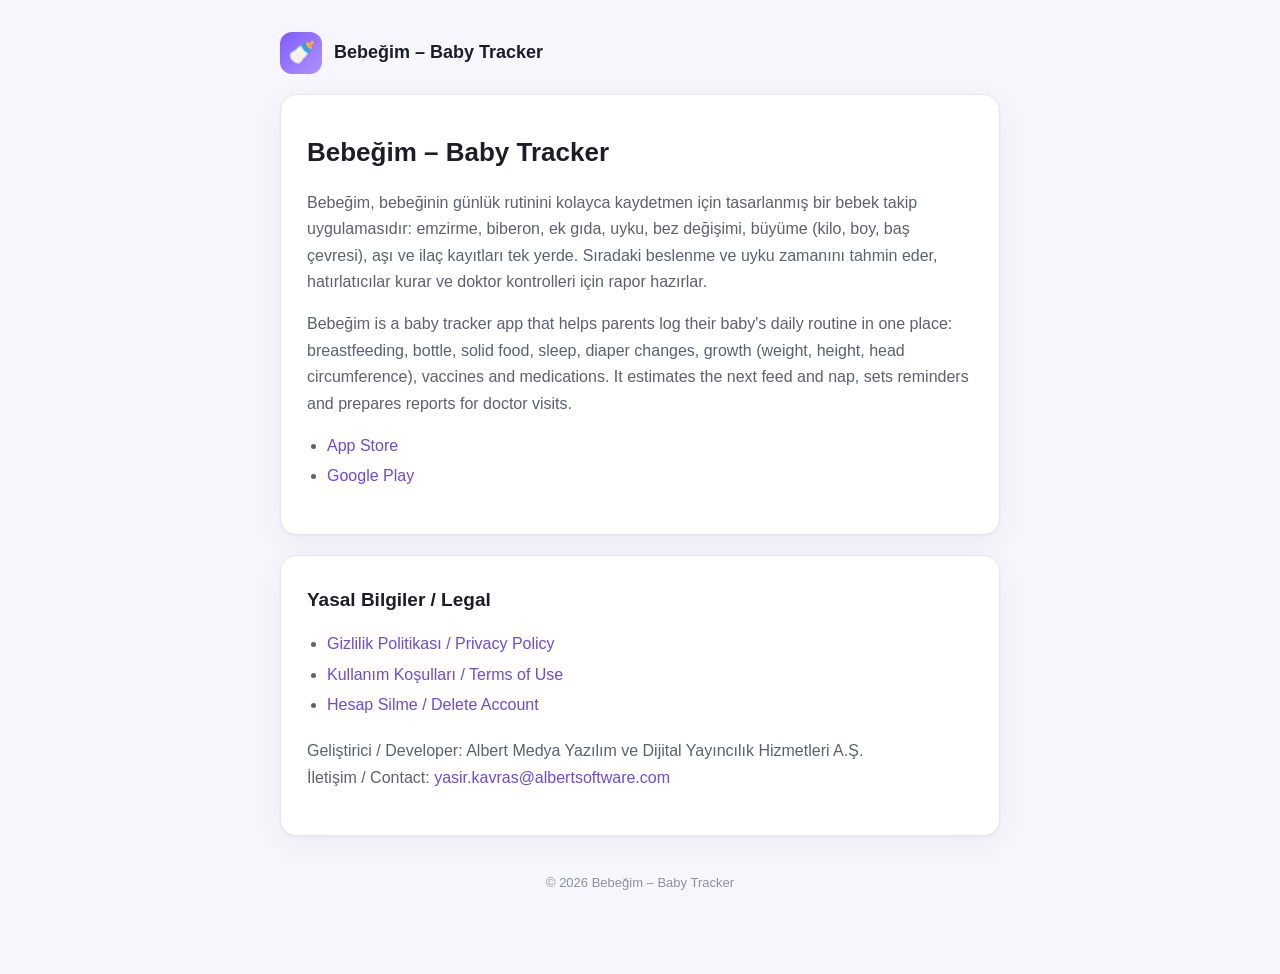
<file: index.html>
<!doctype html>
<html lang="tr">
<head>
  <meta charset="utf-8" />
  <meta name="viewport" content="width=device-width, initial-scale=1" />
  <title>Bebeğim – Baby Tracker</title>
  <meta name="description" content="Bebeğim – Baby Tracker: emzirme, biberon, uyku, bez, büyüme ve aşı takibi. Feeding, sleep, diaper and growth tracker for babies." />
  <meta name="google-site-verification" content="v8Ae3suDCQQCe2xIh6zTP4mgd-VfDakRi_EtBLr0DJQ" />
  <link rel="stylesheet" href="styles.css" />
</head>
<body>
  <div class="wrap">
    <header class="site">
      <div class="logo">🍼</div>
      <div class="brand">Bebeğim – Baby Tracker</div>
    </header>

    <section class="card">
      <h1>Bebeğim – Baby Tracker</h1>
      <p>
        Bebeğim, bebeğinin günlük rutinini kolayca kaydetmen için tasarlanmış bir bebek takip uygulamasıdır:
        emzirme, biberon, ek gıda, uyku, bez değişimi, büyüme (kilo, boy, baş çevresi), aşı ve ilaç kayıtları
        tek yerde. Sıradaki beslenme ve uyku zamanını tahmin eder, hatırlatıcılar kurar ve doktor kontrolleri
        için rapor hazırlar.
      </p>
      <p>
        Bebeğim is a baby tracker app that helps parents log their baby's daily routine in one place:
        breastfeeding, bottle, solid food, sleep, diaper changes, growth (weight, height, head circumference),
        vaccines and medications. It estimates the next feed and nap, sets reminders and prepares reports for
        doctor visits.
      </p>
      <ul>
        <li><a href="https://apps.apple.com/tr/app/bebe%C4%9Fim-baby-tracker/id6781867516">App Store</a></li>
        <li><a href="https://play.google.com/store/apps/details?id=com.aibabytracking">Google Play</a></li>
      </ul>
    </section>

    <section class="card">
      <h2 style="margin-top:0">Yasal Bilgiler / Legal</h2>
      <ul>
        <li><a href="privacy.html">Gizlilik Politikası / Privacy Policy</a></li>
        <li><a href="terms.html">Kullanım Koşulları / Terms of Use</a></li>
        <li><a href="delete-account.html">Hesap Silme / Delete Account</a></li>
      </ul>
      <p style="margin-top:20px">
        Geliştirici / Developer: Albert Medya Yazılım ve Dijital Yayıncılık Hizmetleri A.Ş.<br />
        İletişim / Contact: <a href="mailto:yasir.kavras@albertsoftware.com">yasir.kavras@albertsoftware.com</a>
      </p>
    </section>

    <footer>© 2026 Bebeğim – Baby Tracker</footer>
  </div>
</body>
</html>
</file>
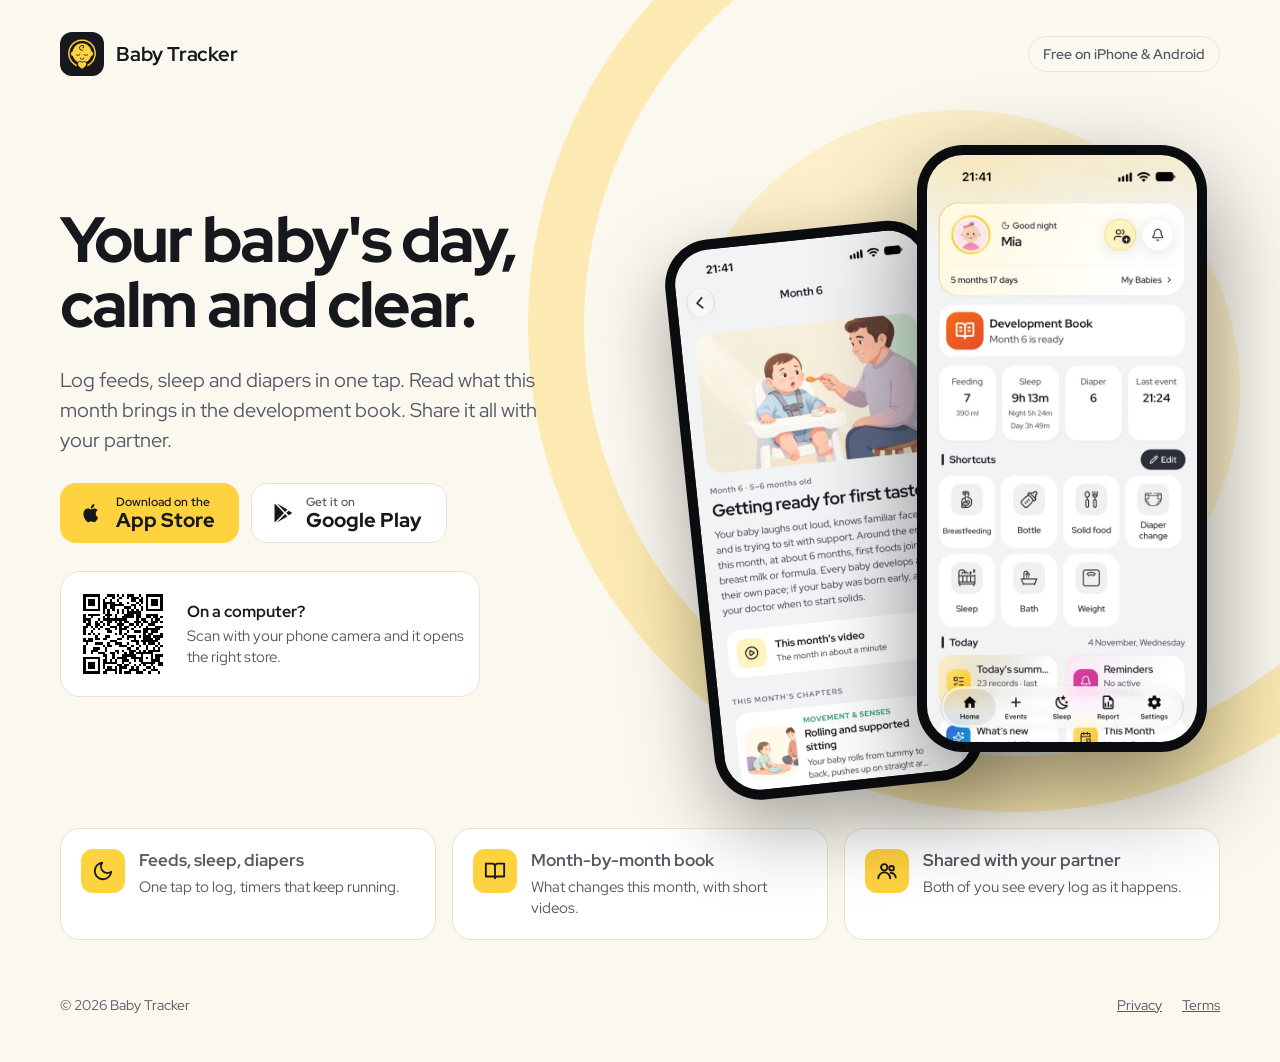
<file: download/index.html>
<!doctype html>
<html lang="en">
<head>
  <meta charset="utf-8" />
  <meta name="viewport" content="width=device-width, initial-scale=1" />
  <title>Baby Tracker · Download</title>
  <meta name="description" content="Baby Tracker: free on the App Store and Google Play." />
  <meta name="theme-color" content="#16181D" />
  <script>
    // Sends each phone to its store; unknown devices (desktop) see the page.
    var ua = navigator.userAgent;
    var ios = /iPhone|iPad|iPod/.test(ua) || (/Macintosh/.test(ua) && navigator.maxTouchPoints > 1);
    var store = ios ? "https://apps.apple.com/app/id6781867516"
      : /Android/.test(ua) ? "https://play.google.com/store/apps/details?id=com.aibabytracking&referrer=utm_source%3Dinstagram_en"
      : null;
    if (store) location.replace(store);
  </script>
  <link rel="icon" href="../assets/icon.png" />
  <link rel="preconnect" href="https://fonts.googleapis.com" />
  <link rel="preconnect" href="https://fonts.gstatic.com" crossorigin />
  <link href="https://fonts.googleapis.com/css2?family=Red+Hat+Display:wght@400;600;700;800&display=swap" rel="stylesheet" />
  <link rel="stylesheet" href="../assets/download.css" />
</head>
<body>
  <div class="bg" aria-hidden="true"></div>
  <div class="wrap">
    <header class="top">
      <div class="brand"><img src="../assets/icon.png" alt="" />Baby Tracker</div>
      <span class="pill">Free on iPhone &amp; Android</span>
    </header>

    <main class="hero">
      <section class="copy">
        <h1>Your baby's day,<br /> <span>calm and clear.</span></h1>
        <p class="lead">Log feeds, sleep and diapers in one tap. Read what this month brings in the development book. Share it all with your partner.</p>
        <div class="stores">
          <a class="store ios" href="https://apps.apple.com/app/id6781867516">
            <svg width="26" height="26" viewBox="0 0 24 24" fill="currentColor" aria-hidden="true"><path d="M16.37 12.6c-.02-2.1 1.72-3.11 1.8-3.16-.98-1.43-2.5-1.63-3.04-1.65-1.29-.13-2.52.76-3.18.76-.66 0-1.67-.74-2.75-.72-1.41.02-2.72.82-3.45 2.09-1.47 2.55-.38 6.33 1.06 8.4.7 1.01 1.53 2.15 2.62 2.11 1.05-.04 1.45-.68 2.72-.68 1.27 0 1.63.68 2.74.66 1.13-.02 1.85-1.03 2.54-2.05.8-1.17 1.13-2.3 1.15-2.36-.03-.01-2.2-.85-2.21-3.37zM14.3 6.43c.58-.7.97-1.68.86-2.65-.83.03-1.84.55-2.44 1.25-.53.62-1 1.62-.88 2.57.93.07 1.88-.47 2.46-1.17z"/></svg>
            <span class="t"><small>Download on the</small><b>App Store</b></span>
          </a>
          <a class="store play" href="https://play.google.com/store/apps/details?id=com.aibabytracking&amp;referrer=utm_source%3Dinstagram_en">
            <svg width="24" height="24" viewBox="0 0 24 24" fill="currentColor" aria-hidden="true"><path d="M5 2.8c-.3.2-.5.6-.5 1.1v16.2c0 .5.2.9.5 1.1L14 12 5 2.8zm10.1 10.3 2.3 2.3-10.6 6 8.3-8.3zm0-2.2L6.8 2.6l10.6 6-2.3 2.3zm3.6-1.1 2.6 1.5c.7.4.7 1.1 0 1.5l-2.6 1.5-2.5-2.5 2.5-2z"/></svg>
            <span class="t"><small>Get it on</small><b>Google Play</b></span>
          </a>
        </div>
        <div class="qr">
          <img src="../assets/qr-download.png" alt="QR code for this page" />
          <div class="t"><b>On a computer?</b><span>Scan with your phone camera and it opens the right store.</span></div>
        </div>
      </section>
      <section class="phones" aria-label="App screens">
        <div class="phone back"><img src="../assets/en-book.jpg" alt="Development book screen" /></div>
        <div class="phone front"><img src="../assets/en-home.jpg" alt="Home screen with today's feeds and sleep" /></div>
      </section>
    </main>

    <section class="features" aria-label="Features">
      <div class="feature"><span class="ic"><svg width="22" height="22" viewBox="0 0 24 24" fill="none" stroke="currentColor" stroke-width="2" stroke-linecap="round" stroke-linejoin="round" aria-hidden="true"><path d="M21 12.8A9 9 0 1 1 11.2 3a7 7 0 0 0 9.8 9.8z"/></svg></span><span class="t"><b>Feeds, sleep, diapers</b><span>One tap to log, timers that keep running.</span></span></div>
      <div class="feature"><span class="ic"><svg width="22" height="22" viewBox="0 0 24 24" fill="none" stroke="currentColor" stroke-width="2" stroke-linecap="round" stroke-linejoin="round" aria-hidden="true"><path d="M2 4h7a3 3 0 0 1 3 3v13a2 2 0 0 0-2-2H2zM22 4h-7a3 3 0 0 0-3 3v13a2 2 0 0 1 2-2h8z"/></svg></span><span class="t"><b>Month-by-month book</b><span>What changes this month, with short videos.</span></span></div>
      <div class="feature"><span class="ic"><svg width="22" height="22" viewBox="0 0 24 24" fill="none" stroke="currentColor" stroke-width="2" stroke-linecap="round" stroke-linejoin="round" aria-hidden="true"><circle cx="9" cy="8" r="3.5"/><path d="M2.5 20a6.5 6.5 0 0 1 13 0"/><circle cx="17" cy="9" r="2.5"/><path d="M16 14.2a5 5 0 0 1 5.5 4.8"/></svg></span><span class="t"><b>Shared with your partner</b><span>Both of you see every log as it happens.</span></span></div>
    </section>

    <footer>
      <span>© 2026 Baby Tracker</span>
      <nav><a href="../privacy.html">Privacy</a><a href="../terms.html">Terms</a></nav>
    </footer>
  </div>
</body>
</html>
</file>
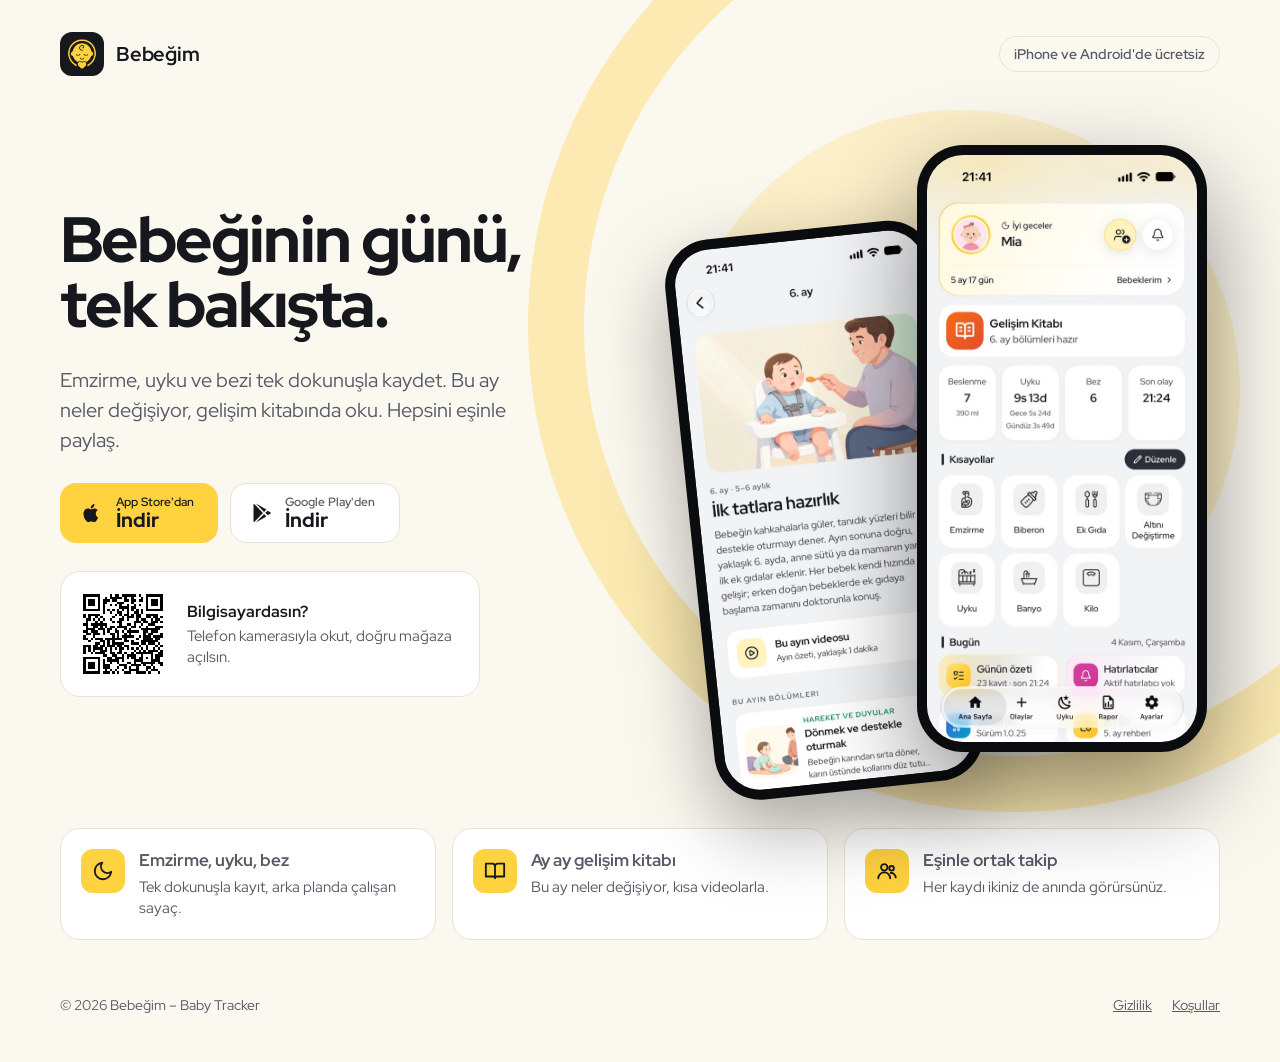
<file: indir/index.html>
<!doctype html>
<html lang="tr">
<head>
  <meta charset="utf-8" />
  <meta name="viewport" content="width=device-width, initial-scale=1" />
  <title>Bebeğim · İndir</title>
  <meta name="description" content="Bebeğim – Baby Tracker: App Store ve Google Play'de ücretsiz." />
  <meta name="theme-color" content="#16181D" />
  <script>
    // Cihaza göre mağazaya yönlendirir; tanınmayan cihaz (bilgisayar) sayfayı görür.
    var ua = navigator.userAgent;
    var ios = /iPhone|iPad|iPod/.test(ua) || (/Macintosh/.test(ua) && navigator.maxTouchPoints > 1);
    var store = ios ? "https://apps.apple.com/app/id6781867516"
      : /Android/.test(ua) ? "https://play.google.com/store/apps/details?id=com.aibabytracking&referrer=utm_source%3Dinstagram"
      : null;
    if (store) location.replace(store);
  </script>
  <link rel="icon" href="../assets/icon.png" />
  <link rel="preconnect" href="https://fonts.googleapis.com" />
  <link rel="preconnect" href="https://fonts.gstatic.com" crossorigin />
  <link href="https://fonts.googleapis.com/css2?family=Red+Hat+Display:wght@400;600;700;800&display=swap" rel="stylesheet" />
  <link rel="stylesheet" href="../assets/download.css" />
</head>
<body>
  <div class="bg" aria-hidden="true"></div>
  <div class="wrap">
    <header class="top">
      <div class="brand"><img src="../assets/icon.png" alt="" />Bebeğim</div>
      <span class="pill">iPhone ve Android'de ücretsiz</span>
    </header>

    <main class="hero">
      <section class="copy">
        <h1>Bebeğinin günü,<br /> <span>tek bakışta.</span></h1>
        <p class="lead">Emzirme, uyku ve bezi tek dokunuşla kaydet. Bu ay neler değişiyor, gelişim kitabında oku. Hepsini eşinle paylaş.</p>
        <div class="stores">
          <a class="store ios" href="https://apps.apple.com/app/id6781867516">
            <svg width="26" height="26" viewBox="0 0 24 24" fill="currentColor" aria-hidden="true"><path d="M16.37 12.6c-.02-2.1 1.72-3.11 1.8-3.16-.98-1.43-2.5-1.63-3.04-1.65-1.29-.13-2.52.76-3.18.76-.66 0-1.67-.74-2.75-.72-1.41.02-2.72.82-3.45 2.09-1.47 2.55-.38 6.33 1.06 8.4.7 1.01 1.53 2.15 2.62 2.11 1.05-.04 1.45-.68 2.72-.68 1.27 0 1.63.68 2.74.66 1.13-.02 1.85-1.03 2.54-2.05.8-1.17 1.13-2.3 1.15-2.36-.03-.01-2.2-.85-2.21-3.37zM14.3 6.43c.58-.7.97-1.68.86-2.65-.83.03-1.84.55-2.44 1.25-.53.62-1 1.62-.88 2.57.93.07 1.88-.47 2.46-1.17z"/></svg>
            <span class="t"><small>App Store'dan</small><b>İndir</b></span>
          </a>
          <a class="store play" href="https://play.google.com/store/apps/details?id=com.aibabytracking&amp;referrer=utm_source%3Dinstagram">
            <svg width="24" height="24" viewBox="0 0 24 24" fill="currentColor" aria-hidden="true"><path d="M5 2.8c-.3.2-.5.6-.5 1.1v16.2c0 .5.2.9.5 1.1L14 12 5 2.8zm10.1 10.3 2.3 2.3-10.6 6 8.3-8.3zm0-2.2L6.8 2.6l10.6 6-2.3 2.3zm3.6-1.1 2.6 1.5c.7.4.7 1.1 0 1.5l-2.6 1.5-2.5-2.5 2.5-2z"/></svg>
            <span class="t"><small>Google Play'den</small><b>İndir</b></span>
          </a>
        </div>
        <div class="qr">
          <img src="../assets/qr-indir.png" alt="Bu sayfanın QR kodu" />
          <div class="t"><b>Bilgisayardasın?</b><span>Telefon kamerasıyla okut, doğru mağaza açılsın.</span></div>
        </div>
      </section>
      <section class="phones" aria-label="Uygulama ekranları">
        <div class="phone back"><img src="../assets/tr-book.jpg" alt="Gelişim kitabı ekranı" /></div>
        <div class="phone front"><img src="../assets/tr-home.jpg" alt="Bugünün emzirme ve uyku özetiyle ana ekran" /></div>
      </section>
    </main>

    <section class="features" aria-label="Özellikler">
      <div class="feature"><span class="ic"><svg width="22" height="22" viewBox="0 0 24 24" fill="none" stroke="currentColor" stroke-width="2" stroke-linecap="round" stroke-linejoin="round" aria-hidden="true"><path d="M21 12.8A9 9 0 1 1 11.2 3a7 7 0 0 0 9.8 9.8z"/></svg></span><span class="t"><b>Emzirme, uyku, bez</b><span>Tek dokunuşla kayıt, arka planda çalışan sayaç.</span></span></div>
      <div class="feature"><span class="ic"><svg width="22" height="22" viewBox="0 0 24 24" fill="none" stroke="currentColor" stroke-width="2" stroke-linecap="round" stroke-linejoin="round" aria-hidden="true"><path d="M2 4h7a3 3 0 0 1 3 3v13a2 2 0 0 0-2-2H2zM22 4h-7a3 3 0 0 0-3 3v13a2 2 0 0 1 2-2h8z"/></svg></span><span class="t"><b>Ay ay gelişim kitabı</b><span>Bu ay neler değişiyor, kısa videolarla.</span></span></div>
      <div class="feature"><span class="ic"><svg width="22" height="22" viewBox="0 0 24 24" fill="none" stroke="currentColor" stroke-width="2" stroke-linecap="round" stroke-linejoin="round" aria-hidden="true"><circle cx="9" cy="8" r="3.5"/><path d="M2.5 20a6.5 6.5 0 0 1 13 0"/><circle cx="17" cy="9" r="2.5"/><path d="M16 14.2a5 5 0 0 1 5.5 4.8"/></svg></span><span class="t"><b>Eşinle ortak takip</b><span>Her kaydı ikiniz de anında görürsünüz.</span></span></div>
    </section>

    <footer>
      <span>© 2026 Bebeğim – Baby Tracker</span>
      <nav><a href="../privacy.html">Gizlilik</a><a href="../terms.html">Koşullar</a></nav>
    </footer>
  </div>
</body>
</html>
</file>
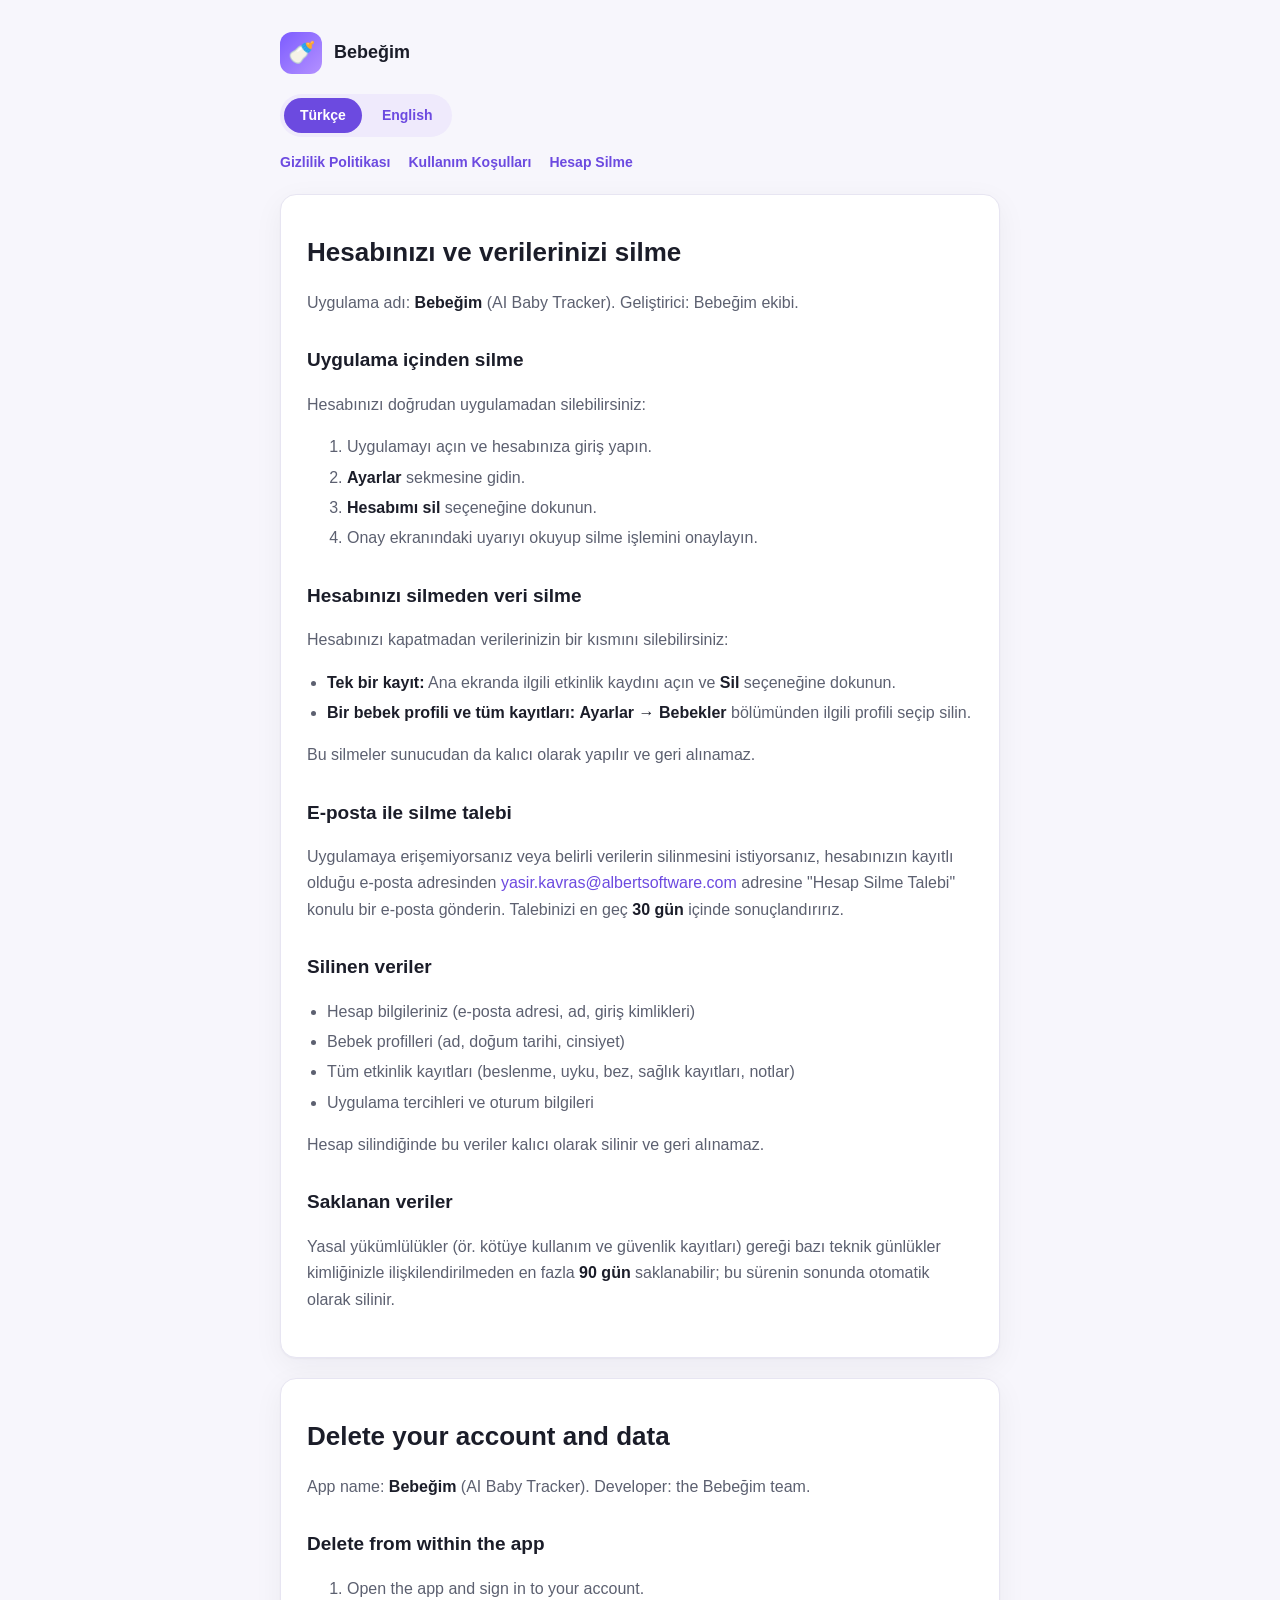
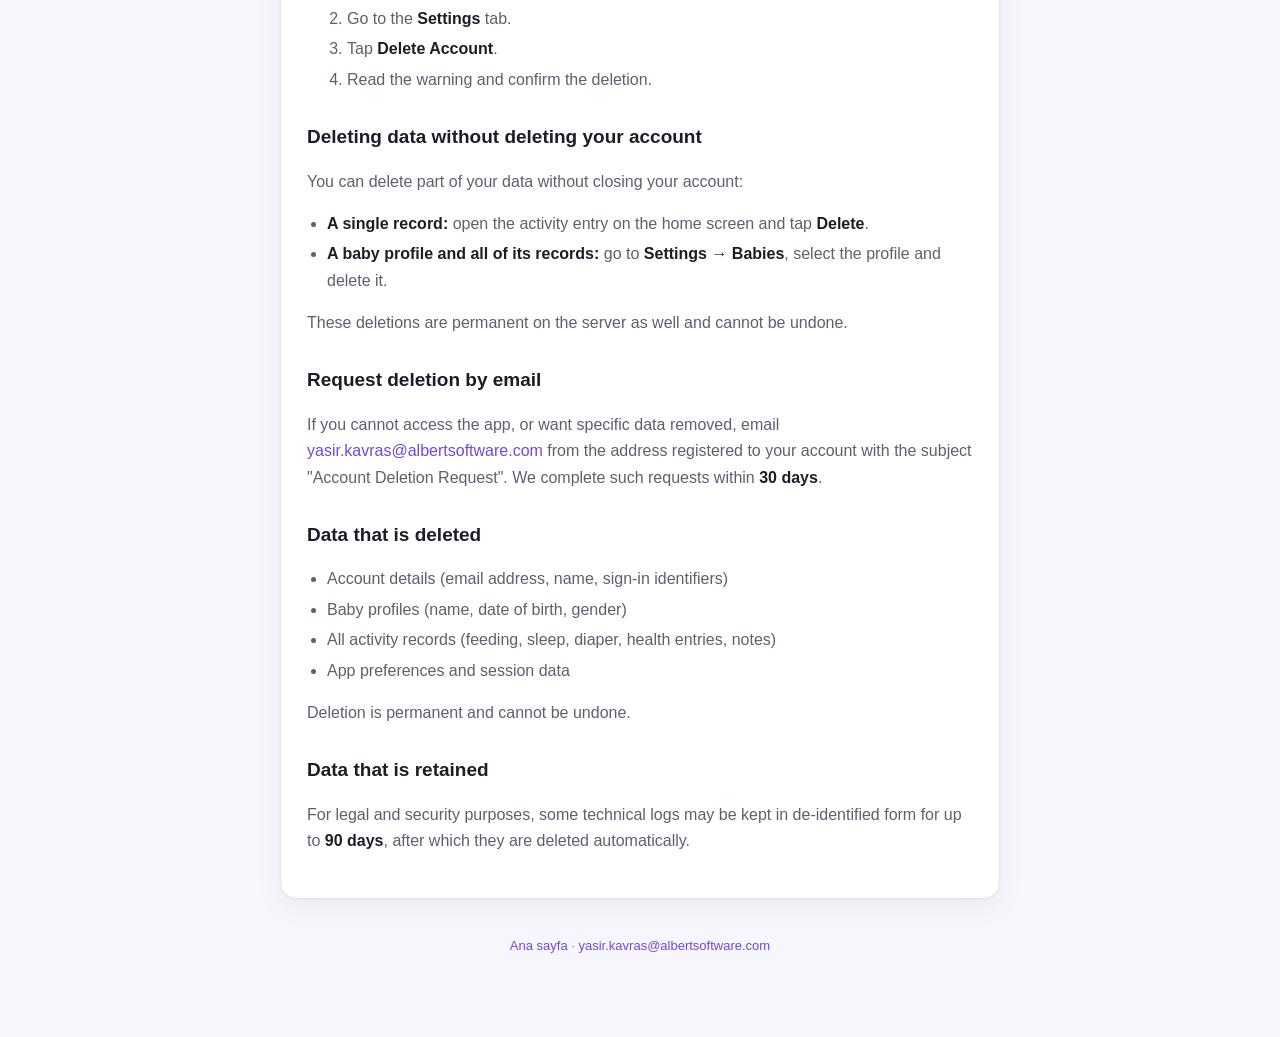
<file: delete-account.html>
<!doctype html>
<html lang="tr">
<head>
  <meta charset="utf-8" />
  <meta name="viewport" content="width=device-width, initial-scale=1" />
  <title>Bebeğim · Hesap Silme / Delete Account</title>
  <link rel="stylesheet" href="styles.css" />
</head>
<body>
  <div class="wrap">
    <header class="site">
      <div class="logo">🍼</div>
      <div class="brand">Bebeğim</div>
    </header>

    <div class="langnav">
      <a href="#tr" class="active">Türkçe</a>
      <a href="#en">English</a>
    </div>
    <div class="nav">
      <a href="privacy.html">Gizlilik Politikası</a>
      <a href="terms.html">Kullanım Koşulları</a>
      <a href="delete-account.html">Hesap Silme</a>
    </div>

    <!-- ==================== TÜRKÇE ==================== -->
    <section id="tr" class="card">
      <h1>Hesabınızı ve verilerinizi silme</h1>
      <p>Uygulama adı: <strong>Bebeğim</strong> (AI Baby Tracker). Geliştirici: Bebeğim ekibi.</p>

      <h2>Uygulama içinden silme</h2>
      <p>Hesabınızı doğrudan uygulamadan silebilirsiniz:</p>
      <ol>
        <li>Uygulamayı açın ve hesabınıza giriş yapın.</li>
        <li><strong>Ayarlar</strong> sekmesine gidin.</li>
        <li><strong>Hesabımı sil</strong> seçeneğine dokunun.</li>
        <li>Onay ekranındaki uyarıyı okuyup silme işlemini onaylayın.</li>
      </ol>

      <h2>Hesabınızı silmeden veri silme</h2>
      <p>Hesabınızı kapatmadan verilerinizin bir kısmını silebilirsiniz:</p>
      <ul>
        <li><strong>Tek bir kayıt:</strong> Ana ekranda ilgili etkinlik kaydını açın ve <strong>Sil</strong> seçeneğine dokunun.</li>
        <li><strong>Bir bebek profili ve tüm kayıtları:</strong> <strong>Ayarlar → Bebekler</strong> bölümünden ilgili profili seçip silin.</li>
      </ul>
      <p>Bu silmeler sunucudan da kalıcı olarak yapılır ve geri alınamaz.</p>

      <h2>E-posta ile silme talebi</h2>
      <p>Uygulamaya erişemiyorsanız veya belirli verilerin silinmesini istiyorsanız, hesabınızın kayıtlı olduğu e-posta adresinden
      <a href="mailto:yasir.kavras@albertsoftware.com?subject=Hesap%20Silme%20Talebi">yasir.kavras@albertsoftware.com</a>
      adresine "Hesap Silme Talebi" konulu bir e-posta gönderin. Talebinizi en geç <strong>30 gün</strong> içinde sonuçlandırırız.</p>

      <h2>Silinen veriler</h2>
      <ul>
        <li>Hesap bilgileriniz (e-posta adresi, ad, giriş kimlikleri)</li>
        <li>Bebek profilleri (ad, doğum tarihi, cinsiyet)</li>
        <li>Tüm etkinlik kayıtları (beslenme, uyku, bez, sağlık kayıtları, notlar)</li>
        <li>Uygulama tercihleri ve oturum bilgileri</li>
      </ul>
      <p>Hesap silindiğinde bu veriler kalıcı olarak silinir ve geri alınamaz.</p>

      <h2>Saklanan veriler</h2>
      <p>Yasal yükümlülükler (ör. kötüye kullanım ve güvenlik kayıtları) gereği bazı teknik günlükler
      kimliğinizle ilişkilendirilmeden en fazla <strong>90 gün</strong> saklanabilir; bu sürenin sonunda otomatik olarak silinir.</p>
    </section>

    <!-- ==================== ENGLISH ==================== -->
    <section id="en" class="card">
      <h1>Delete your account and data</h1>
      <p>App name: <strong>Bebeğim</strong> (AI Baby Tracker). Developer: the Bebeğim team.</p>

      <h2>Delete from within the app</h2>
      <ol>
        <li>Open the app and sign in to your account.</li>
        <li>Go to the <strong>Settings</strong> tab.</li>
        <li>Tap <strong>Delete Account</strong>.</li>
        <li>Read the warning and confirm the deletion.</li>
      </ol>

      <h2>Deleting data without deleting your account</h2>
      <p>You can delete part of your data without closing your account:</p>
      <ul>
        <li><strong>A single record:</strong> open the activity entry on the home screen and tap <strong>Delete</strong>.</li>
        <li><strong>A baby profile and all of its records:</strong> go to <strong>Settings → Babies</strong>, select the profile and delete it.</li>
      </ul>
      <p>These deletions are permanent on the server as well and cannot be undone.</p>

      <h2>Request deletion by email</h2>
      <p>If you cannot access the app, or want specific data removed, email
      <a href="mailto:yasir.kavras@albertsoftware.com?subject=Account%20Deletion%20Request">yasir.kavras@albertsoftware.com</a>
      from the address registered to your account with the subject "Account Deletion Request".
      We complete such requests within <strong>30 days</strong>.</p>

      <h2>Data that is deleted</h2>
      <ul>
        <li>Account details (email address, name, sign-in identifiers)</li>
        <li>Baby profiles (name, date of birth, gender)</li>
        <li>All activity records (feeding, sleep, diaper, health entries, notes)</li>
        <li>App preferences and session data</li>
      </ul>
      <p>Deletion is permanent and cannot be undone.</p>

      <h2>Data that is retained</h2>
      <p>For legal and security purposes, some technical logs may be kept in de-identified form for up to
      <strong>90 days</strong>, after which they are deleted automatically.</p>
    </section>

    <footer class="foot">
      <a href="index.html">Ana sayfa</a> ·
      <a href="mailto:yasir.kavras@albertsoftware.com">yasir.kavras@albertsoftware.com</a>
    </footer>
  </div>
</body>
</html>
</file>
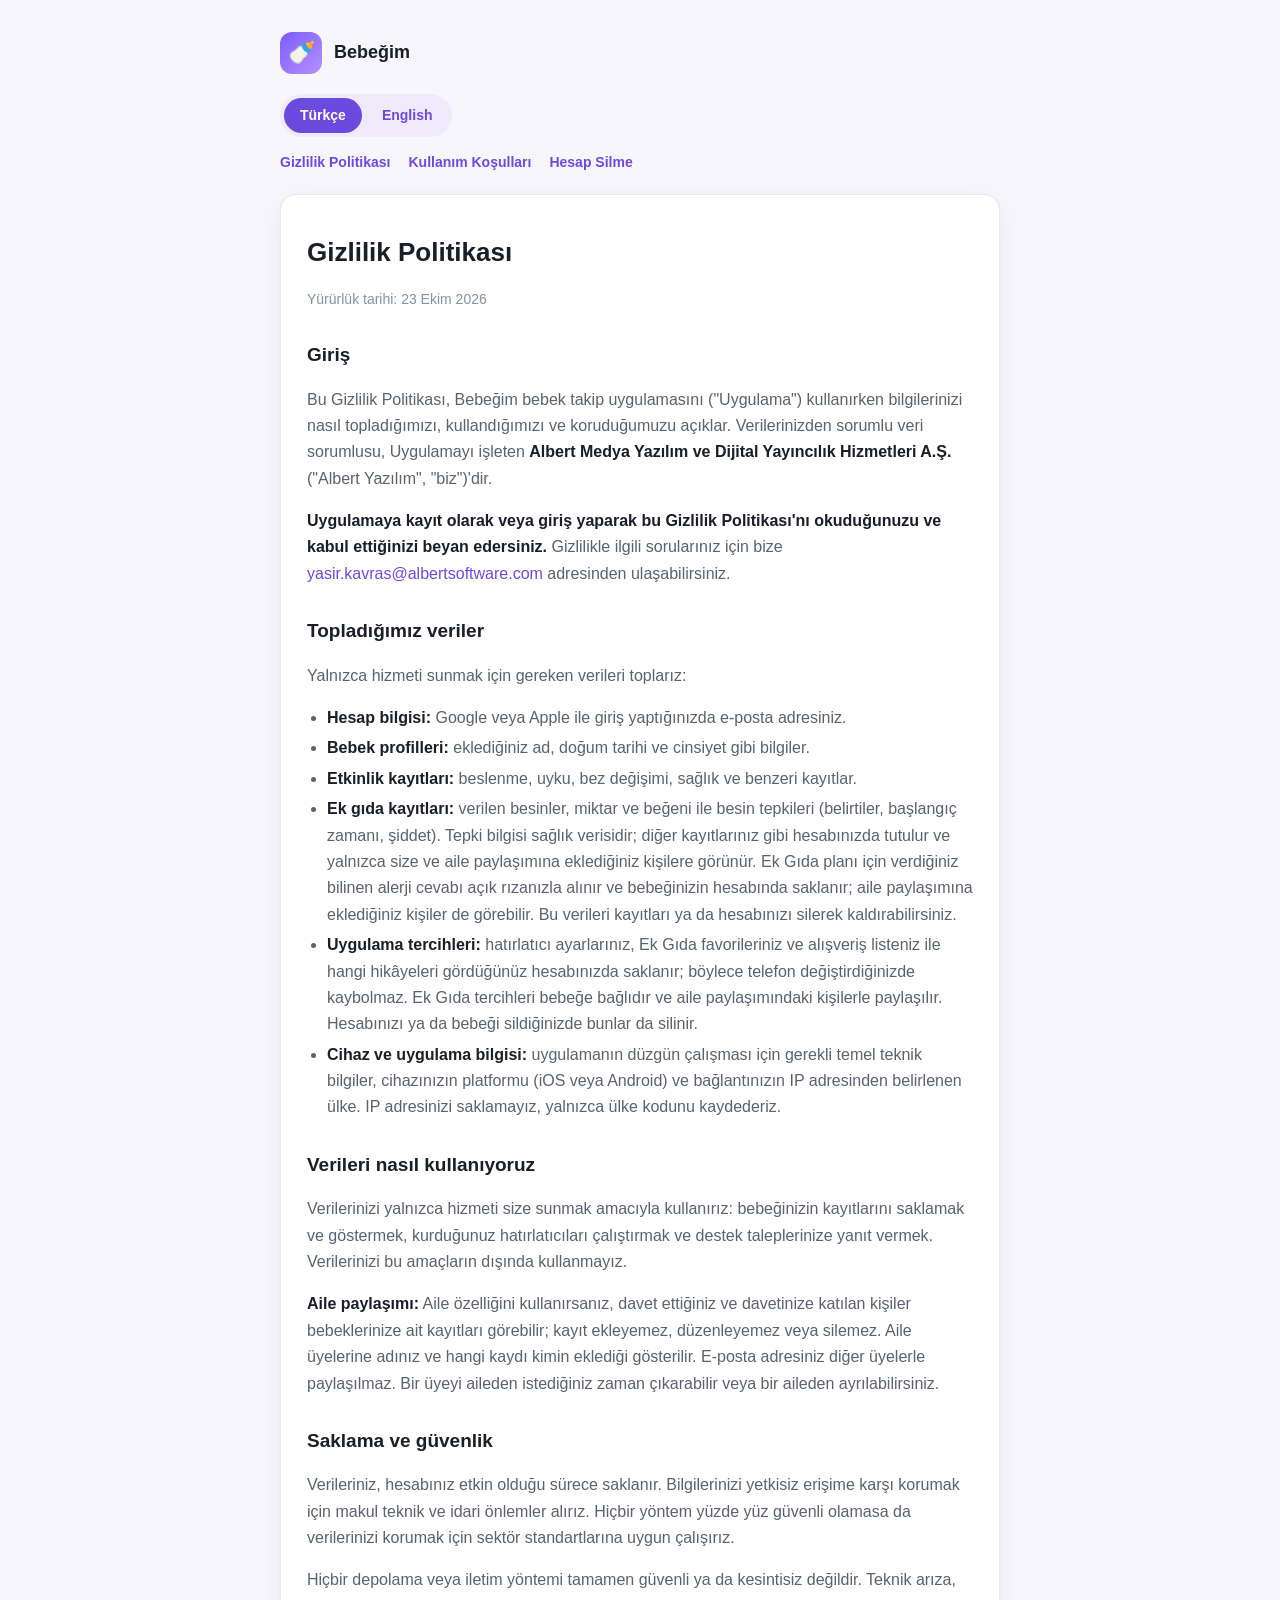
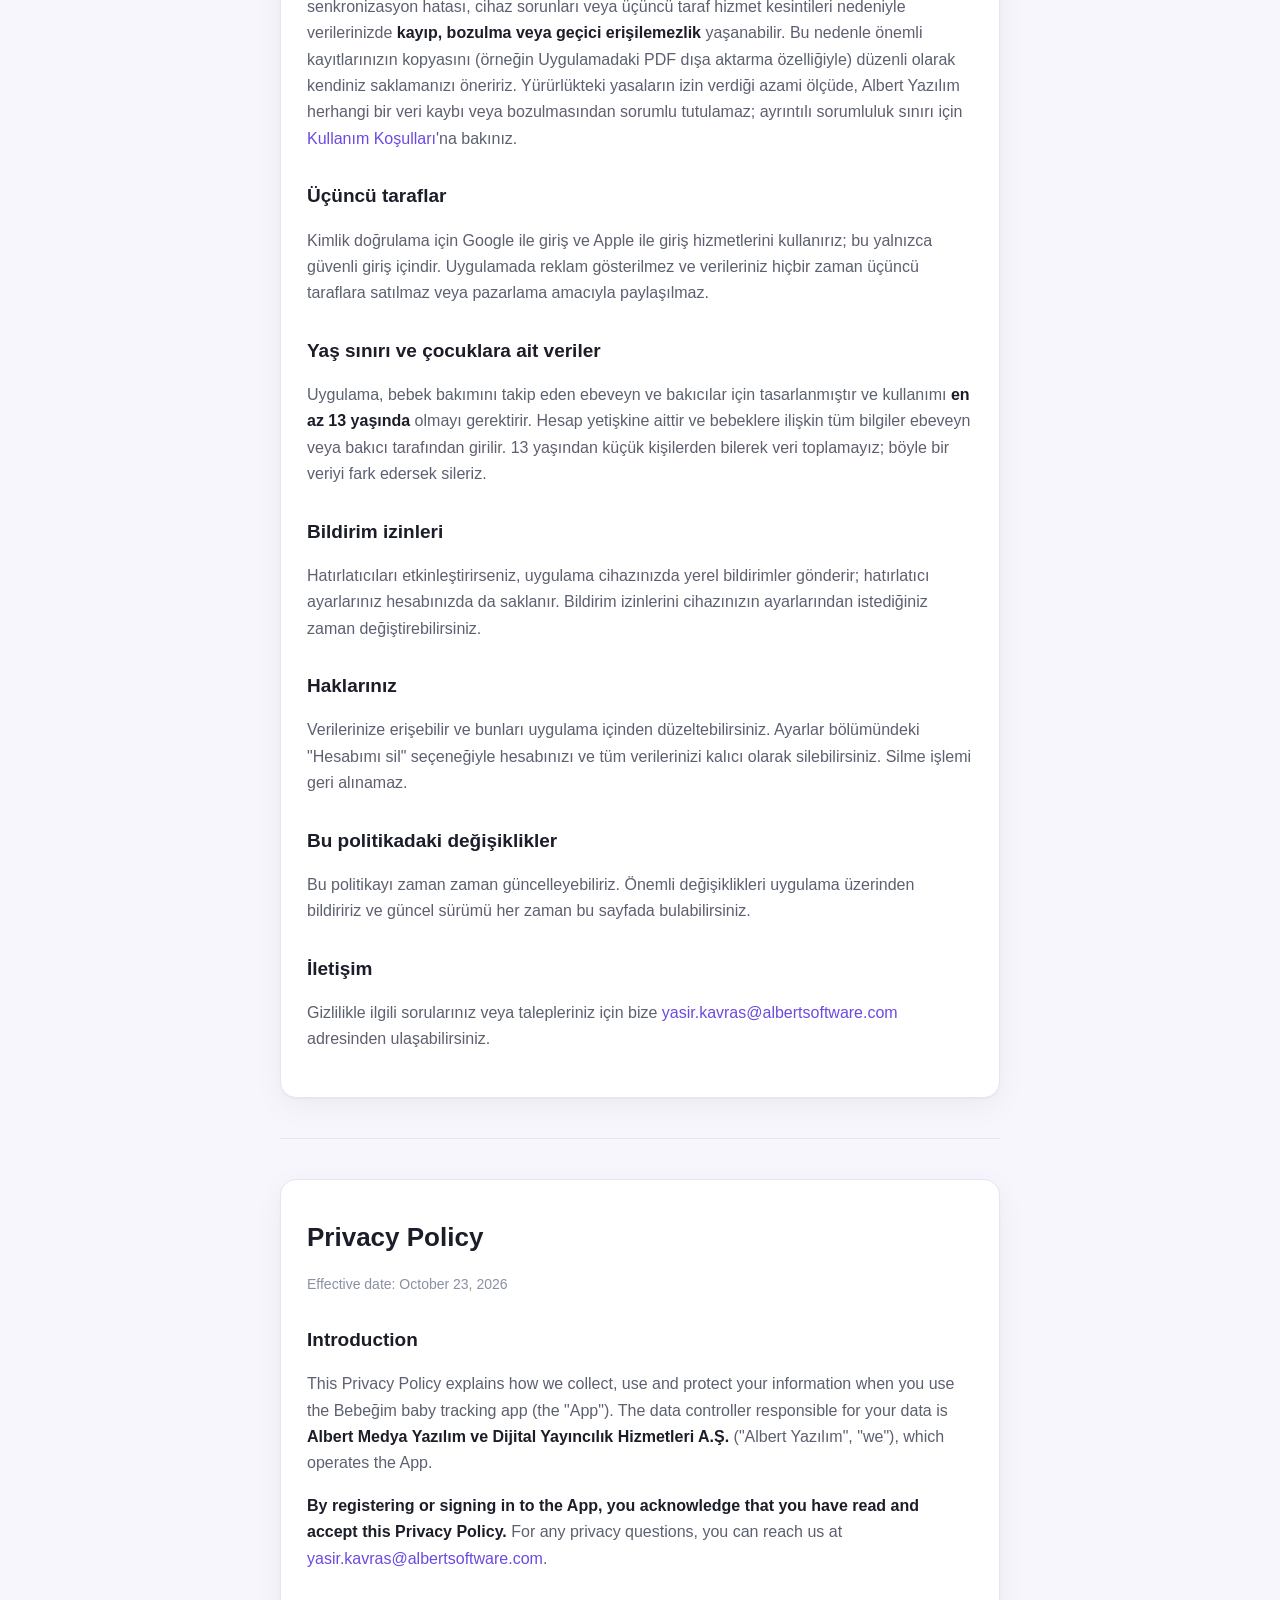
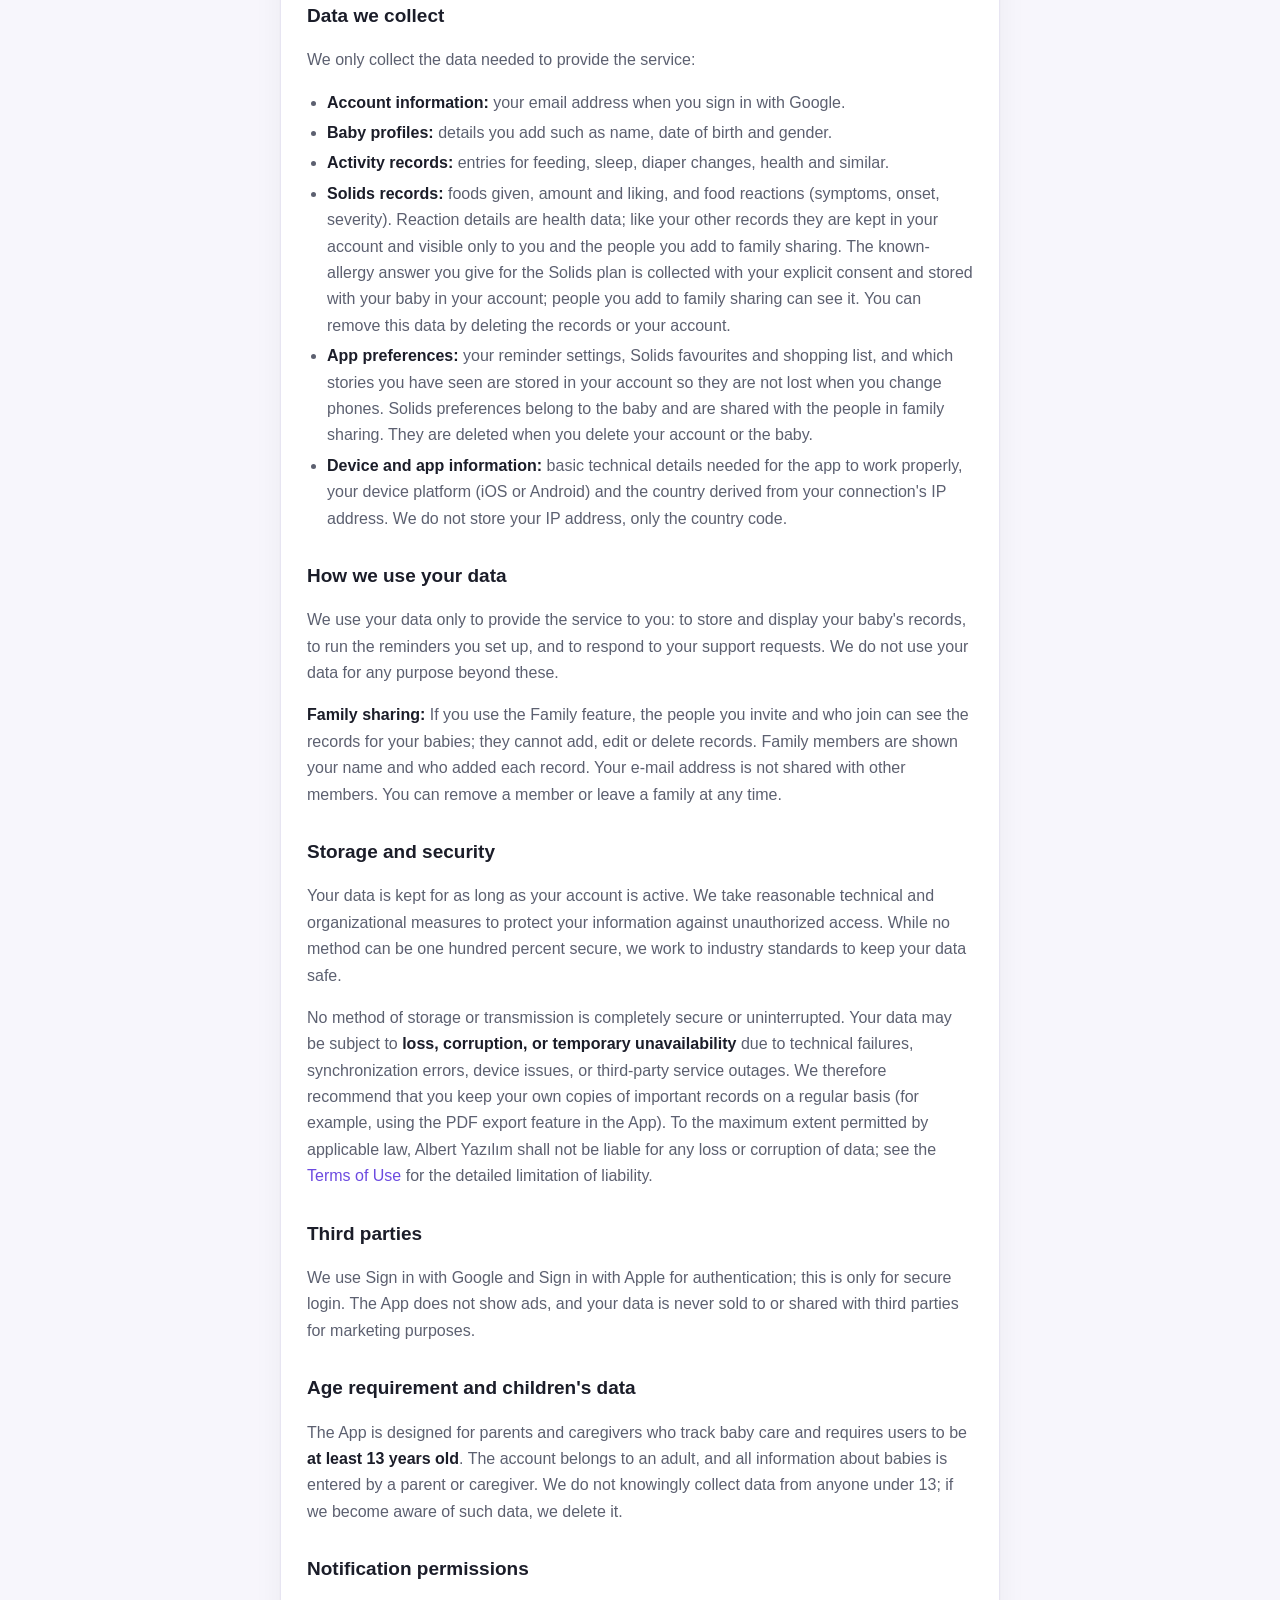
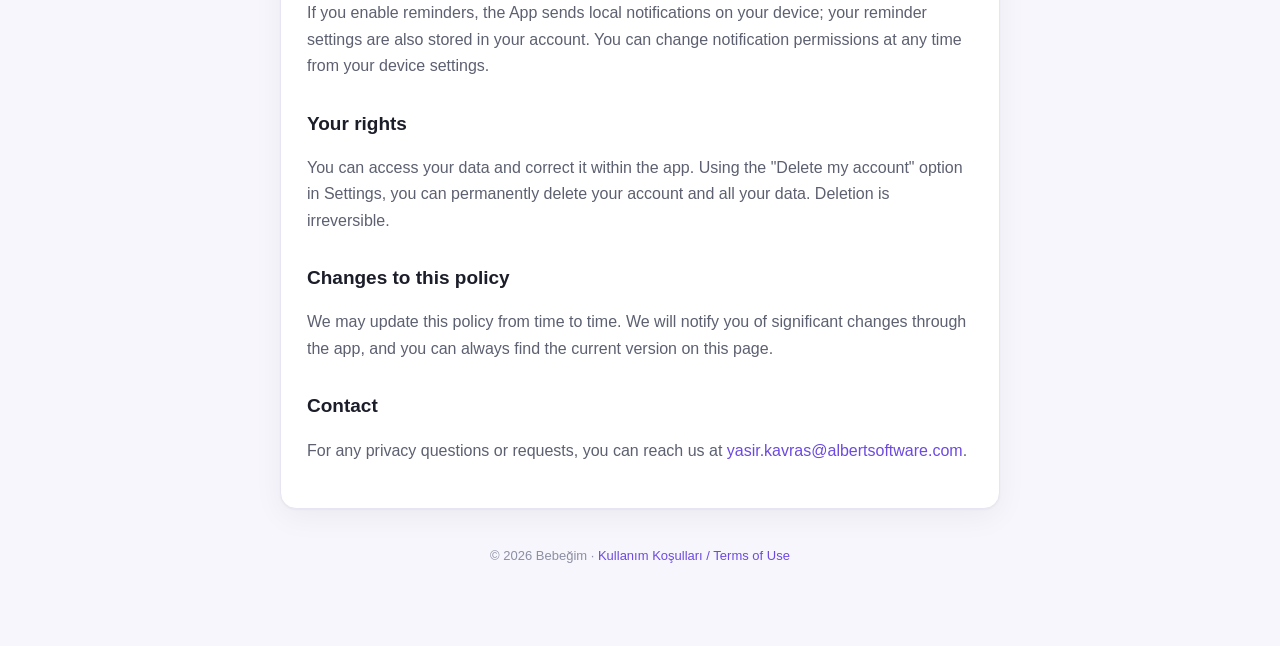
<file: privacy.html>
<!doctype html>
<html lang="tr">
<head>
  <meta charset="utf-8" />
  <meta name="viewport" content="width=device-width, initial-scale=1" />
  <title>Bebeğim · Gizlilik Politikası / Privacy Policy</title>
  <link rel="stylesheet" href="styles.css" />
</head>
<body>
  <div class="wrap">
    <header class="site">
      <div class="logo">🍼</div>
      <div class="brand">Bebeğim</div>
    </header>

    <div class="langnav">
      <a href="#tr" class="active">Türkçe</a>
      <a href="#en">English</a>
    </div>
    <div class="nav">
      <a href="privacy.html">Gizlilik Politikası</a>
      <a href="terms.html">Kullanım Koşulları</a>
      <a href="delete-account.html">Hesap Silme</a>
    </div>

    <!-- ==================== TÜRKÇE ==================== -->
    <section id="tr" class="card">
      <h1>Gizlilik Politikası</h1>
      <p class="effective">Yürürlük tarihi: 23 Ekim 2026</p>

      <h2>Giriş</h2>
      <p>Bu Gizlilik Politikası, Bebeğim bebek takip uygulamasını ("Uygulama") kullanırken bilgilerinizi nasıl topladığımızı, kullandığımızı ve koruduğumuzu açıklar. Verilerinizden sorumlu veri sorumlusu, Uygulamayı işleten <strong>Albert Medya Yazılım ve Dijital Yayıncılık Hizmetleri A.Ş.</strong> ("Albert Yazılım", "biz")'dir.</p>
      <p><strong>Uygulamaya kayıt olarak veya giriş yaparak bu Gizlilik Politikası'nı okuduğunuzu ve kabul ettiğinizi beyan edersiniz.</strong> Gizlilikle ilgili sorularınız için bize <a href="mailto:yasir.kavras@albertsoftware.com">yasir.kavras@albertsoftware.com</a> adresinden ulaşabilirsiniz.</p>

      <h2>Topladığımız veriler</h2>
      <p>Yalnızca hizmeti sunmak için gereken verileri toplarız:</p>
      <ul>
        <li><strong>Hesap bilgisi:</strong> Google veya Apple ile giriş yaptığınızda e-posta adresiniz.</li>
        <li><strong>Bebek profilleri:</strong> eklediğiniz ad, doğum tarihi ve cinsiyet gibi bilgiler.</li>
        <li><strong>Etkinlik kayıtları:</strong> beslenme, uyku, bez değişimi, sağlık ve benzeri kayıtlar.</li>
        <li><strong>Ek gıda kayıtları:</strong> verilen besinler, miktar ve beğeni ile besin tepkileri (belirtiler, başlangıç zamanı, şiddet). Tepki bilgisi sağlık verisidir; diğer kayıtlarınız gibi hesabınızda tutulur ve yalnızca size ve aile paylaşımına eklediğiniz kişilere görünür. Ek Gıda planı için verdiğiniz bilinen alerji cevabı açık rızanızla alınır ve bebeğinizin hesabında saklanır; aile paylaşımına eklediğiniz kişiler de görebilir. Bu verileri kayıtları ya da hesabınızı silerek kaldırabilirsiniz.</li>
        <li><strong>Uygulama tercihleri:</strong> hatırlatıcı ayarlarınız, Ek Gıda favorileriniz ve alışveriş listeniz ile hangi hikâyeleri gördüğünüz hesabınızda saklanır; böylece telefon değiştirdiğinizde kaybolmaz. Ek Gıda tercihleri bebeğe bağlıdır ve aile paylaşımındaki kişilerle paylaşılır. Hesabınızı ya da bebeği sildiğinizde bunlar da silinir.</li>
        <li><strong>Cihaz ve uygulama bilgisi:</strong> uygulamanın düzgün çalışması için gerekli temel teknik bilgiler, cihazınızın platformu (iOS veya Android) ve bağlantınızın IP adresinden belirlenen ülke. IP adresinizi saklamayız, yalnızca ülke kodunu kaydederiz.</li>
      </ul>

      <h2>Verileri nasıl kullanıyoruz</h2>
      <p>Verilerinizi yalnızca hizmeti size sunmak amacıyla kullanırız: bebeğinizin kayıtlarını saklamak ve göstermek, kurduğunuz hatırlatıcıları çalıştırmak ve destek taleplerinize yanıt vermek. Verilerinizi bu amaçların dışında kullanmayız.</p>

      <p><strong>Aile paylaşımı:</strong> Aile özelliğini kullanırsanız, davet ettiğiniz ve davetinize katılan kişiler bebeklerinize ait kayıtları görebilir; kayıt ekleyemez, düzenleyemez veya silemez. Aile üyelerine adınız ve hangi kaydı kimin eklediği gösterilir. E-posta adresiniz diğer üyelerle paylaşılmaz. Bir üyeyi aileden istediğiniz zaman çıkarabilir veya bir aileden ayrılabilirsiniz.</p>

      <h2>Saklama ve güvenlik</h2>
      <p>Verileriniz, hesabınız etkin olduğu sürece saklanır. Bilgilerinizi yetkisiz erişime karşı korumak için makul teknik ve idari önlemler alırız. Hiçbir yöntem yüzde yüz güvenli olamasa da verilerinizi korumak için sektör standartlarına uygun çalışırız.</p>
      <p>Hiçbir depolama veya iletim yöntemi tamamen güvenli ya da kesintisiz değildir. Teknik arıza, senkronizasyon hatası, cihaz sorunları veya üçüncü taraf hizmet kesintileri nedeniyle verilerinizde <strong>kayıp, bozulma veya geçici erişilemezlik</strong> yaşanabilir. Bu nedenle önemli kayıtlarınızın kopyasını (örneğin Uygulamadaki PDF dışa aktarma özelliğiyle) düzenli olarak kendiniz saklamanızı öneririz. Yürürlükteki yasaların izin verdiği azami ölçüde, Albert Yazılım herhangi bir veri kaybı veya bozulmasından sorumlu tutulamaz; ayrıntılı sorumluluk sınırı için <a href="terms.html">Kullanım Koşulları</a>'na bakınız.</p>

      <h2>Üçüncü taraflar</h2>
      <p>Kimlik doğrulama için Google ile giriş ve Apple ile giriş hizmetlerini kullanırız; bu yalnızca güvenli giriş içindir. Uygulamada reklam gösterilmez ve verileriniz hiçbir zaman üçüncü taraflara satılmaz veya pazarlama amacıyla paylaşılmaz.</p>

      <h2>Yaş sınırı ve çocuklara ait veriler</h2>
      <p>Uygulama, bebek bakımını takip eden ebeveyn ve bakıcılar için tasarlanmıştır ve kullanımı <strong>en az 13 yaşında</strong> olmayı gerektirir. Hesap yetişkine aittir ve bebeklere ilişkin tüm bilgiler ebeveyn veya bakıcı tarafından girilir. 13 yaşından küçük kişilerden bilerek veri toplamayız; böyle bir veriyi fark edersek sileriz.</p>

      <h2>Bildirim izinleri</h2>
      <p>Hatırlatıcıları etkinleştirirseniz, uygulama cihazınızda yerel bildirimler gönderir; hatırlatıcı ayarlarınız hesabınızda da saklanır. Bildirim izinlerini cihazınızın ayarlarından istediğiniz zaman değiştirebilirsiniz.</p>

      <h2>Haklarınız</h2>
      <p>Verilerinize erişebilir ve bunları uygulama içinden düzeltebilirsiniz. Ayarlar bölümündeki "Hesabımı sil" seçeneğiyle hesabınızı ve tüm verilerinizi kalıcı olarak silebilirsiniz. Silme işlemi geri alınamaz.</p>

      <h2>Bu politikadaki değişiklikler</h2>
      <p>Bu politikayı zaman zaman güncelleyebiliriz. Önemli değişiklikleri uygulama üzerinden bildiririz ve güncel sürümü her zaman bu sayfada bulabilirsiniz.</p>

      <h2>İletişim</h2>
      <p>Gizlilikle ilgili sorularınız veya talepleriniz için bize <a href="mailto:yasir.kavras@albertsoftware.com">yasir.kavras@albertsoftware.com</a> adresinden ulaşabilirsiniz.</p>
    </section>

    <hr class="divider" />

    <!-- ==================== ENGLISH ==================== -->
    <section id="en" class="card">
      <h1>Privacy Policy</h1>
      <p class="effective">Effective date: October 23, 2026</p>

      <h2>Introduction</h2>
      <p>This Privacy Policy explains how we collect, use and protect your information when you use the Bebeğim baby tracking app (the "App"). The data controller responsible for your data is <strong>Albert Medya Yazılım ve Dijital Yayıncılık Hizmetleri A.Ş.</strong> ("Albert Yazılım", "we"), which operates the App.</p>
      <p><strong>By registering or signing in to the App, you acknowledge that you have read and accept this Privacy Policy.</strong> For any privacy questions, you can reach us at <a href="mailto:yasir.kavras@albertsoftware.com">yasir.kavras@albertsoftware.com</a>.</p>

      <h2>Data we collect</h2>
      <p>We only collect the data needed to provide the service:</p>
      <ul>
        <li><strong>Account information:</strong> your email address when you sign in with Google.</li>
        <li><strong>Baby profiles:</strong> details you add such as name, date of birth and gender.</li>
        <li><strong>Activity records:</strong> entries for feeding, sleep, diaper changes, health and similar.</li>
        <li><strong>Solids records:</strong> foods given, amount and liking, and food reactions (symptoms, onset, severity). Reaction details are health data; like your other records they are kept in your account and visible only to you and the people you add to family sharing. The known-allergy answer you give for the Solids plan is collected with your explicit consent and stored with your baby in your account; people you add to family sharing can see it. You can remove this data by deleting the records or your account.</li>
        <li><strong>App preferences:</strong> your reminder settings, Solids favourites and shopping list, and which stories you have seen are stored in your account so they are not lost when you change phones. Solids preferences belong to the baby and are shared with the people in family sharing. They are deleted when you delete your account or the baby.</li>
        <li><strong>Device and app information:</strong> basic technical details needed for the app to work properly, your device platform (iOS or Android) and the country derived from your connection's IP address. We do not store your IP address, only the country code.</li>
      </ul>

      <h2>How we use your data</h2>
      <p>We use your data only to provide the service to you: to store and display your baby's records, to run the reminders you set up, and to respond to your support requests. We do not use your data for any purpose beyond these.</p>

      <p><strong>Family sharing:</strong> If you use the Family feature, the people you invite and who join can see the records for your babies; they cannot add, edit or delete records. Family members are shown your name and who added each record. Your e-mail address is not shared with other members. You can remove a member or leave a family at any time.</p>

      <h2>Storage and security</h2>
      <p>Your data is kept for as long as your account is active. We take reasonable technical and organizational measures to protect your information against unauthorized access. While no method can be one hundred percent secure, we work to industry standards to keep your data safe.</p>
      <p>No method of storage or transmission is completely secure or uninterrupted. Your data may be subject to <strong>loss, corruption, or temporary unavailability</strong> due to technical failures, synchronization errors, device issues, or third-party service outages. We therefore recommend that you keep your own copies of important records on a regular basis (for example, using the PDF export feature in the App). To the maximum extent permitted by applicable law, Albert Yazılım shall not be liable for any loss or corruption of data; see the <a href="terms.html">Terms of Use</a> for the detailed limitation of liability.</p>

      <h2>Third parties</h2>
      <p>We use Sign in with Google and Sign in with Apple for authentication; this is only for secure login. The App does not show ads, and your data is never sold to or shared with third parties for marketing purposes.</p>

      <h2>Age requirement and children's data</h2>
      <p>The App is designed for parents and caregivers who track baby care and requires users to be <strong>at least 13 years old</strong>. The account belongs to an adult, and all information about babies is entered by a parent or caregiver. We do not knowingly collect data from anyone under 13; if we become aware of such data, we delete it.</p>

      <h2>Notification permissions</h2>
      <p>If you enable reminders, the App sends local notifications on your device; your reminder settings are also stored in your account. You can change notification permissions at any time from your device settings.</p>

      <h2>Your rights</h2>
      <p>You can access your data and correct it within the app. Using the "Delete my account" option in Settings, you can permanently delete your account and all your data. Deletion is irreversible.</p>

      <h2>Changes to this policy</h2>
      <p>We may update this policy from time to time. We will notify you of significant changes through the app, and you can always find the current version on this page.</p>

      <h2>Contact</h2>
      <p>For any privacy questions or requests, you can reach us at <a href="mailto:yasir.kavras@albertsoftware.com">yasir.kavras@albertsoftware.com</a>.</p>
    </section>

    <footer>© 2026 Bebeğim · <a href="terms.html">Kullanım Koşulları / Terms of Use</a></footer>
  </div>
</body>
</html>
</file>
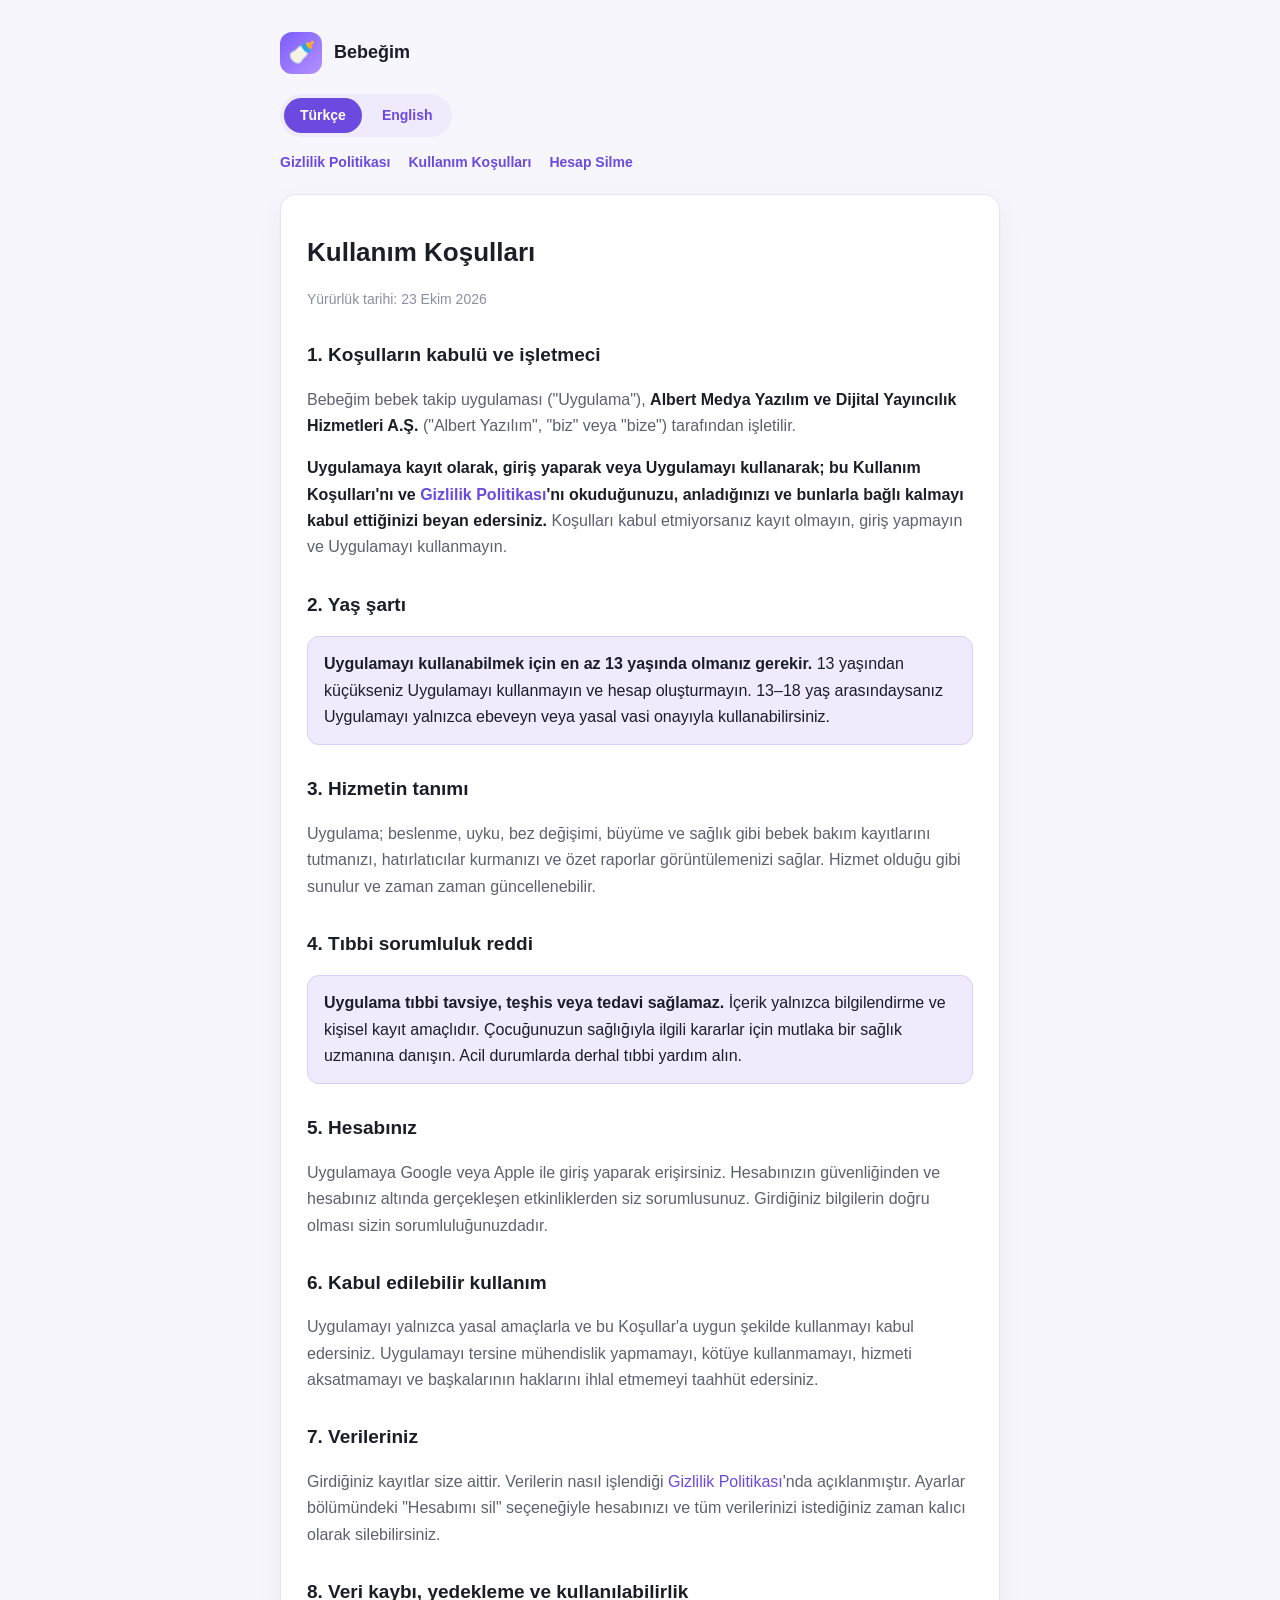
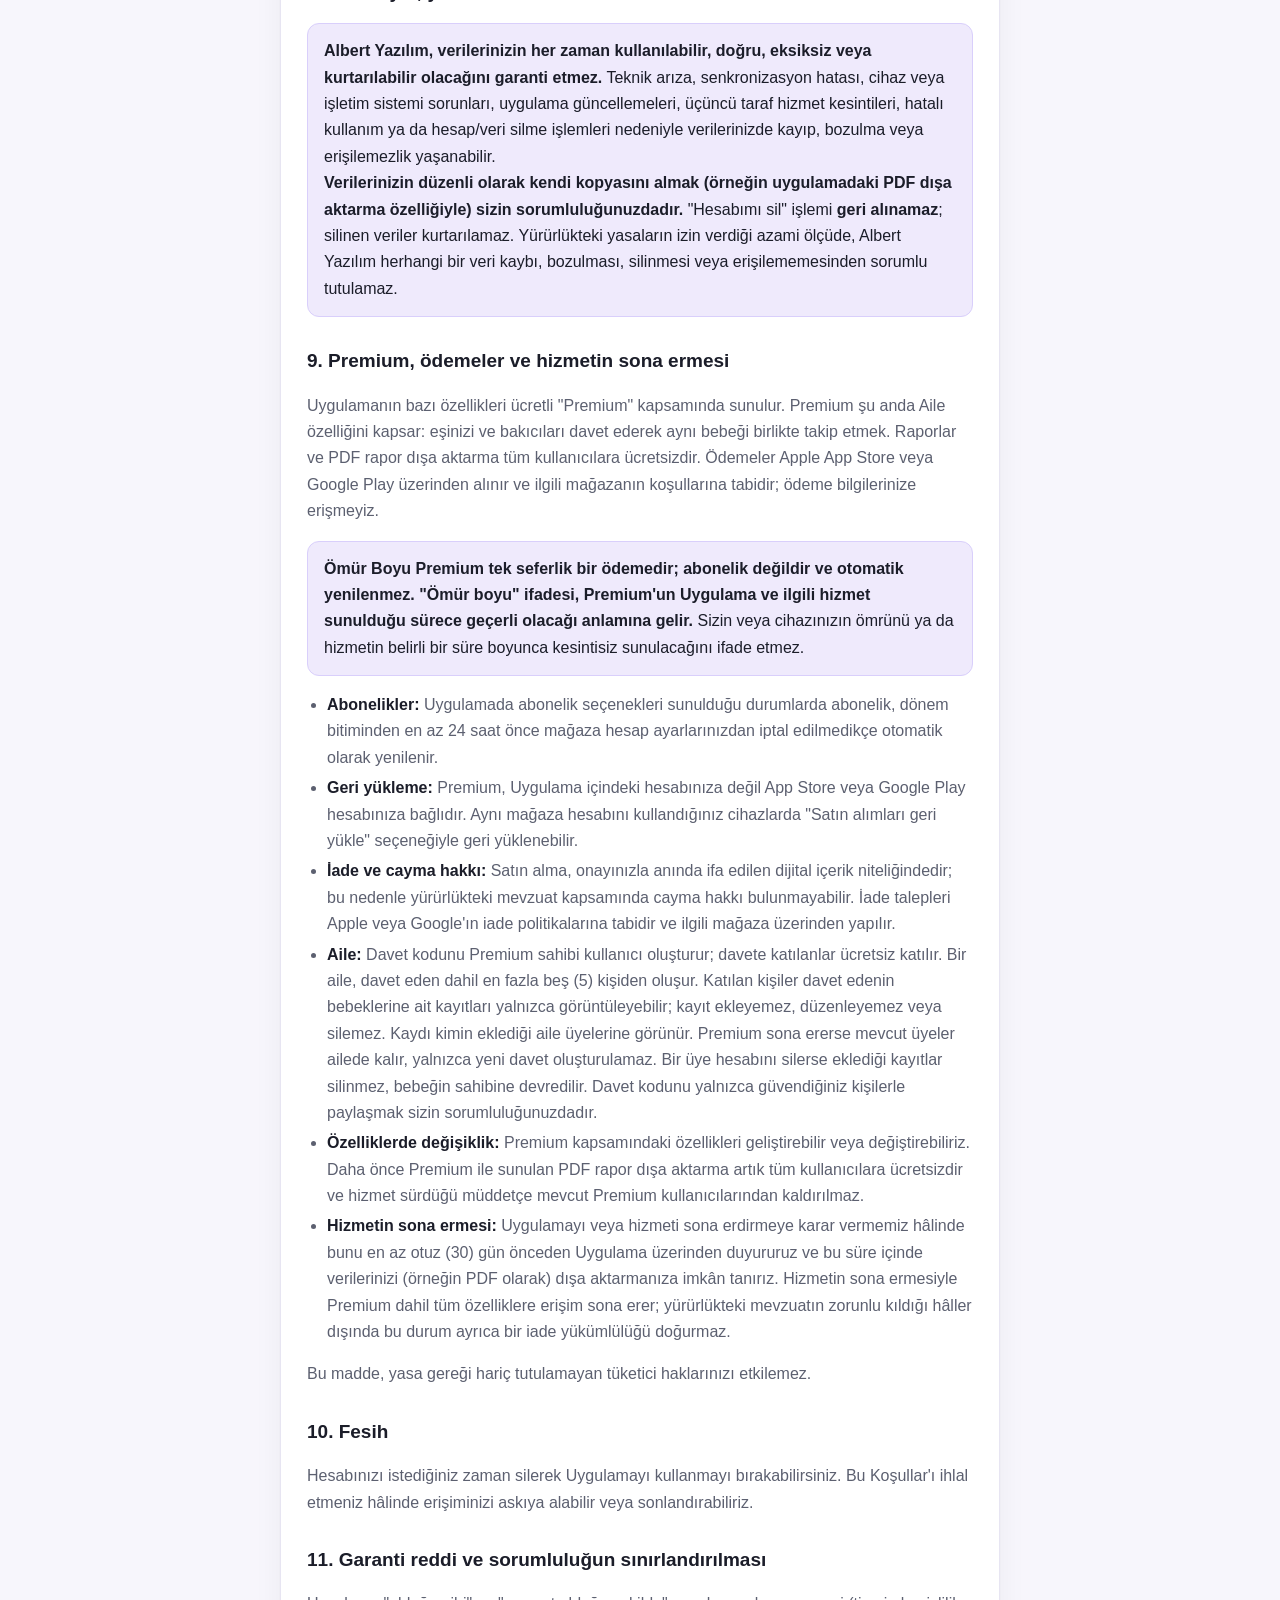
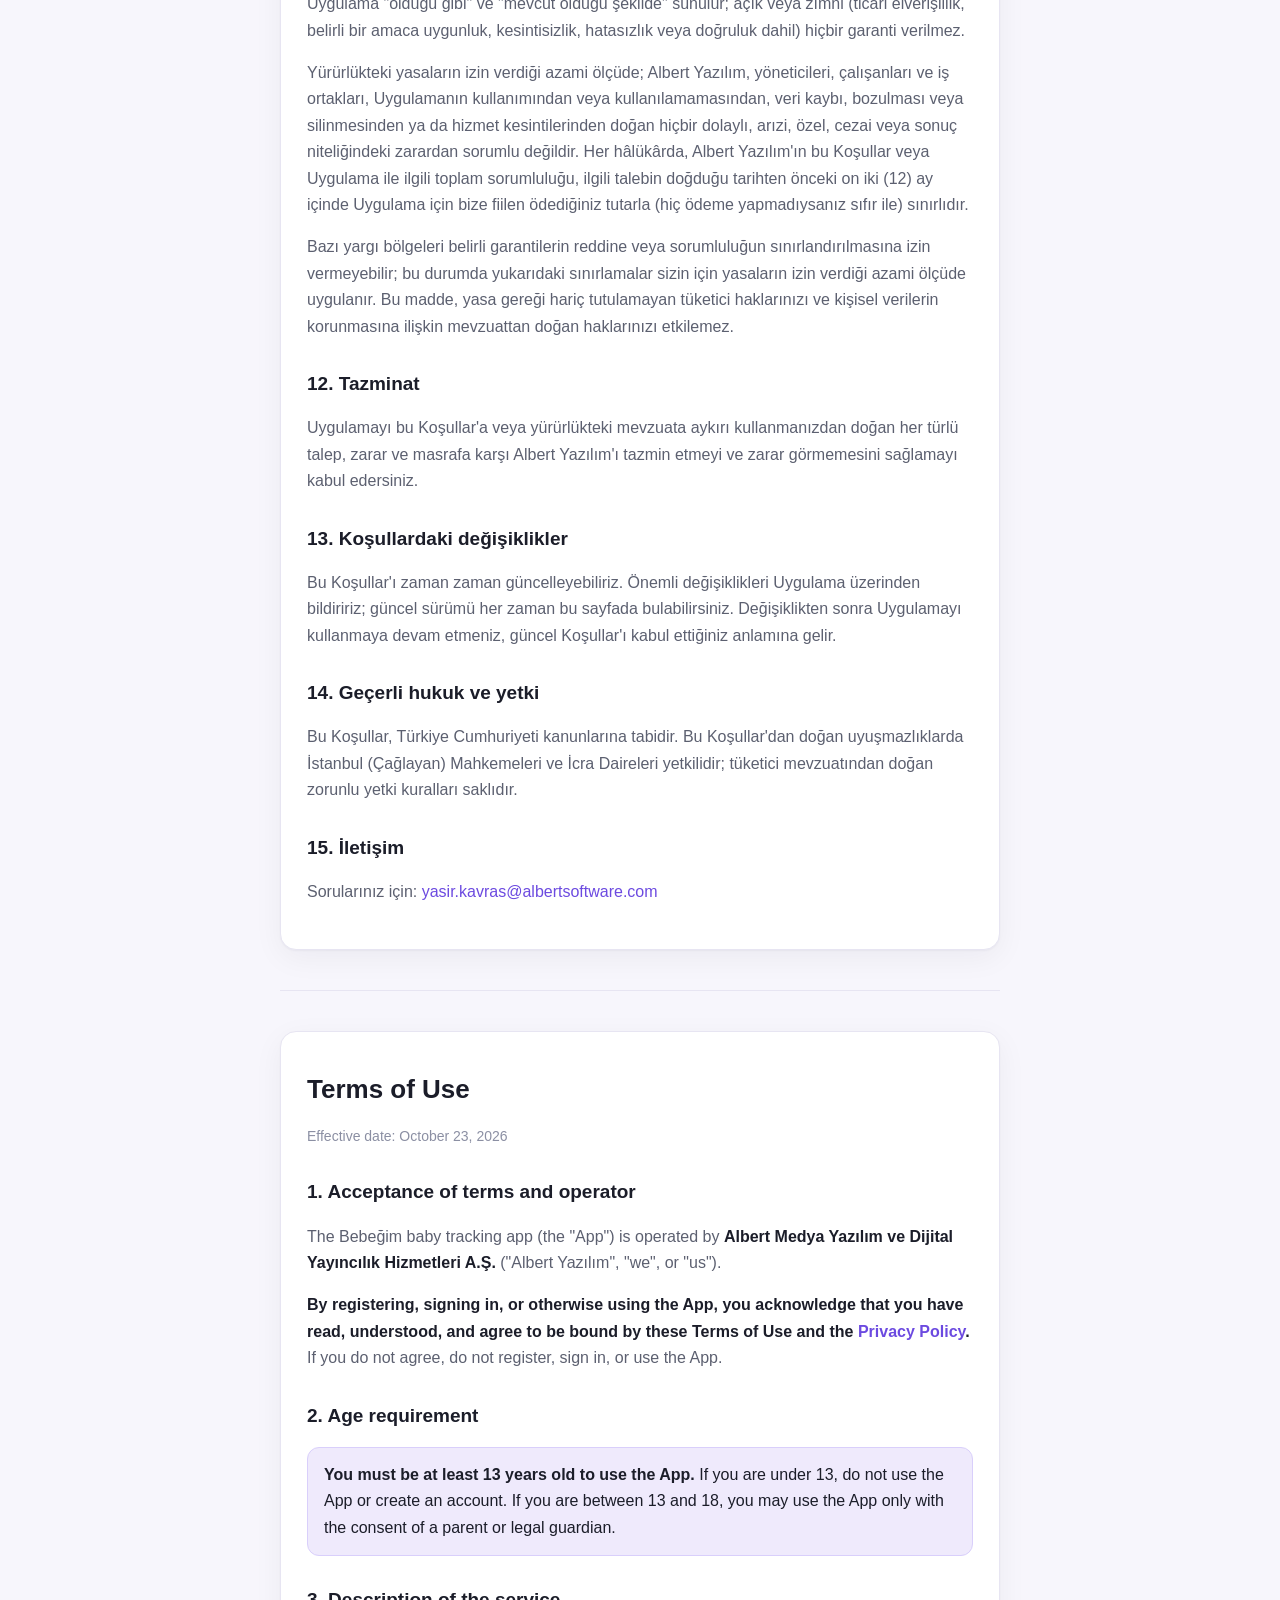
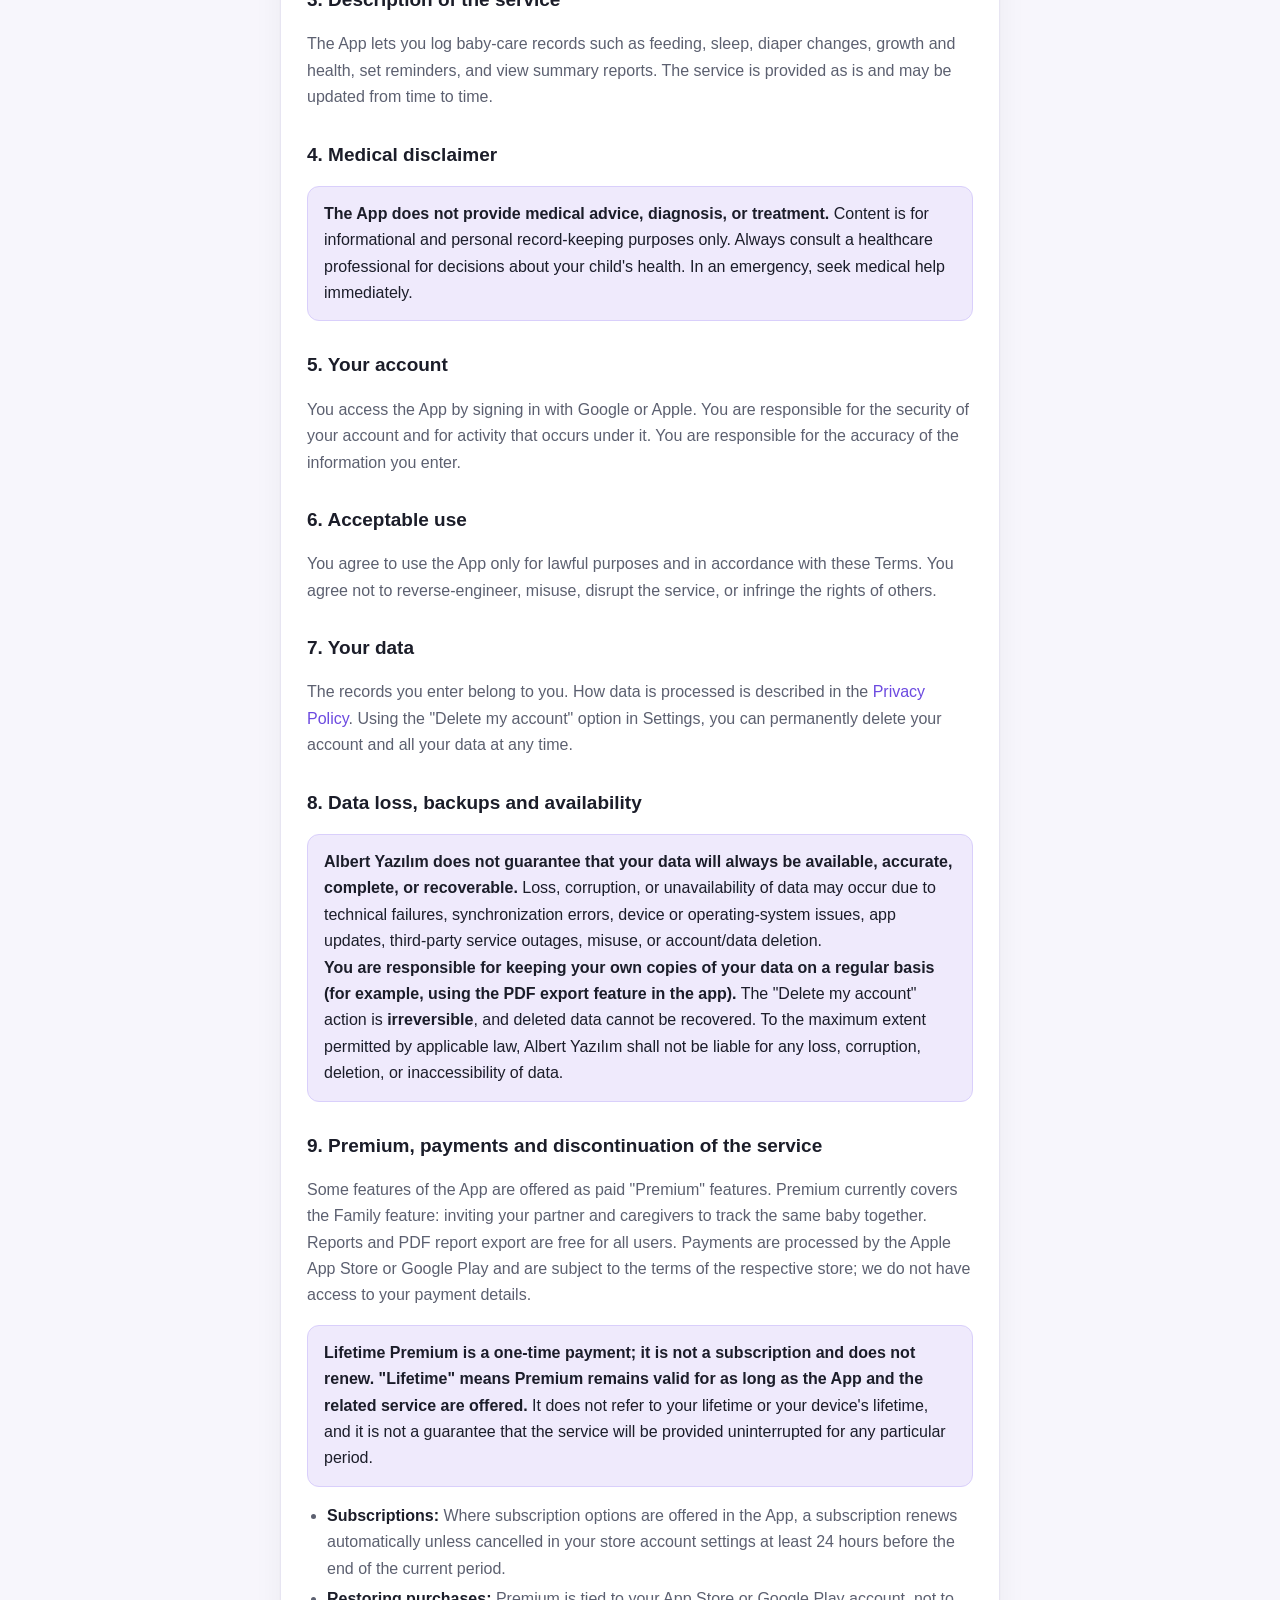
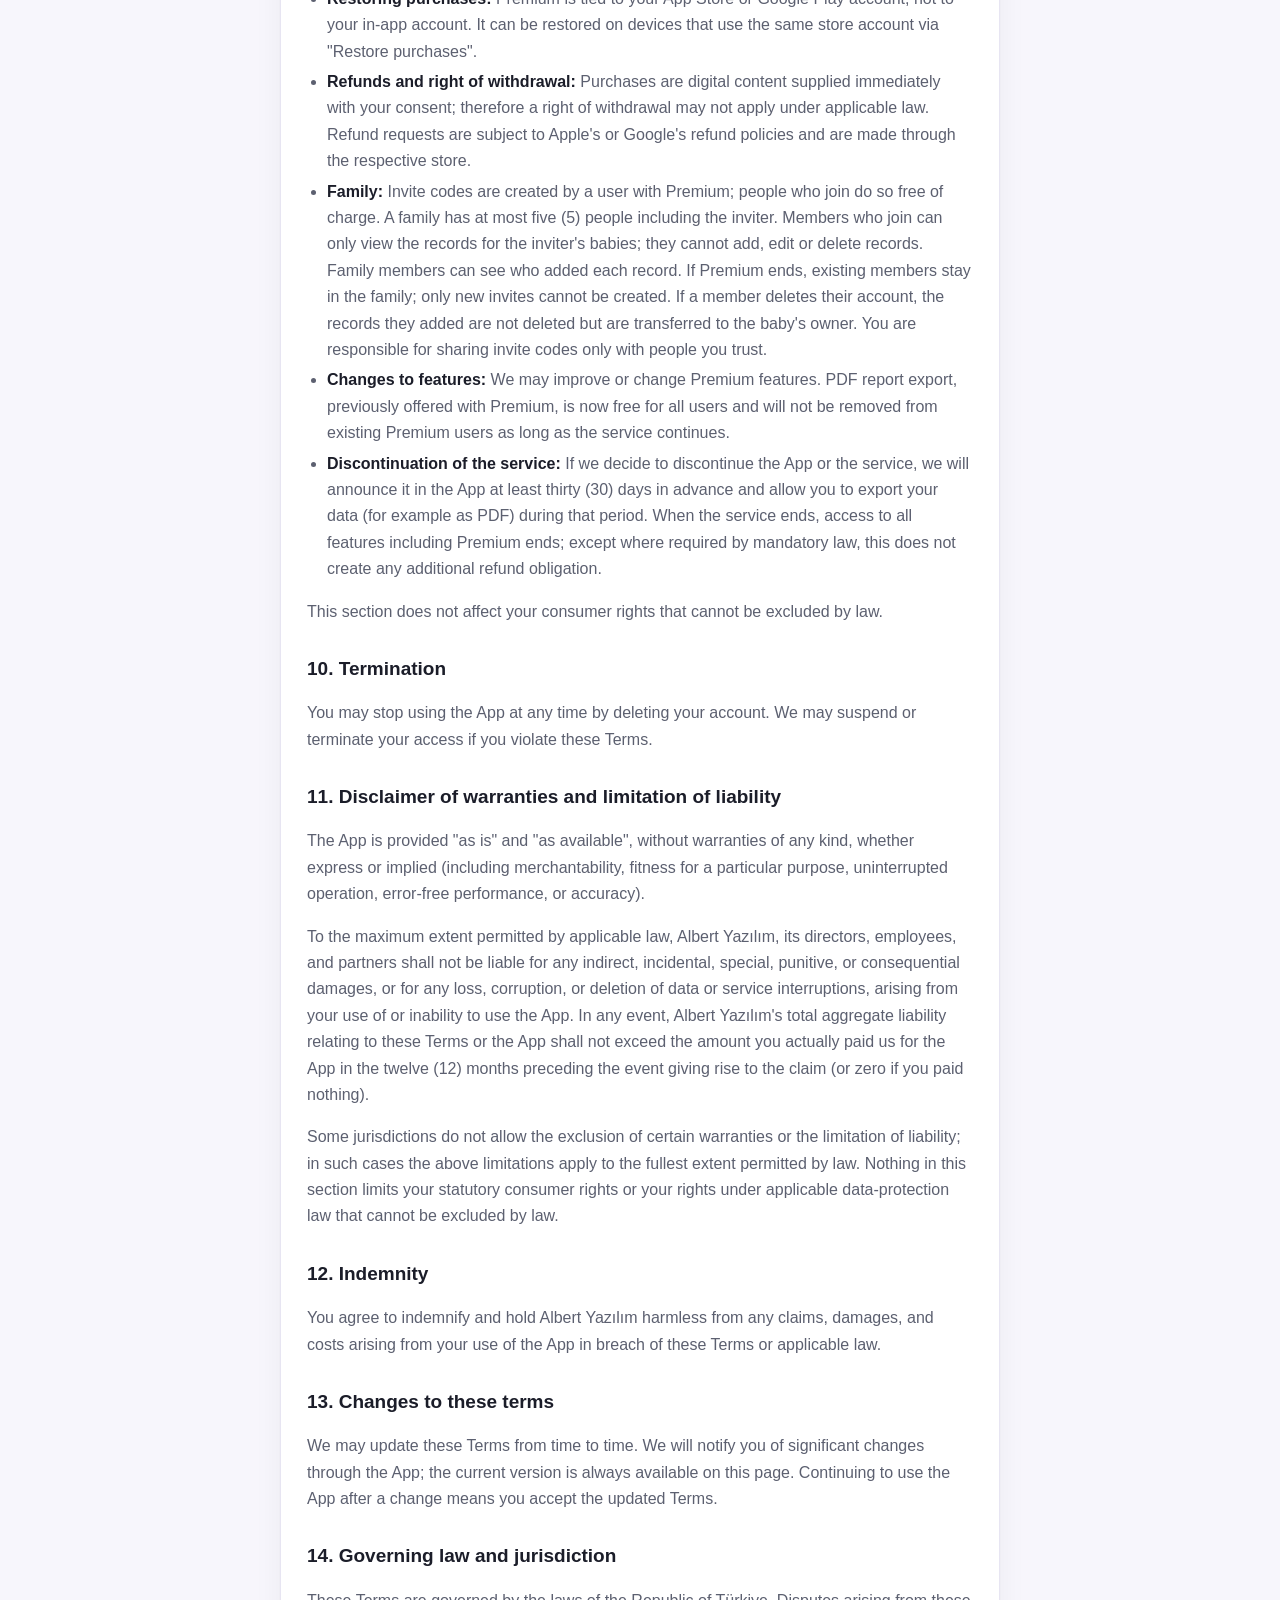
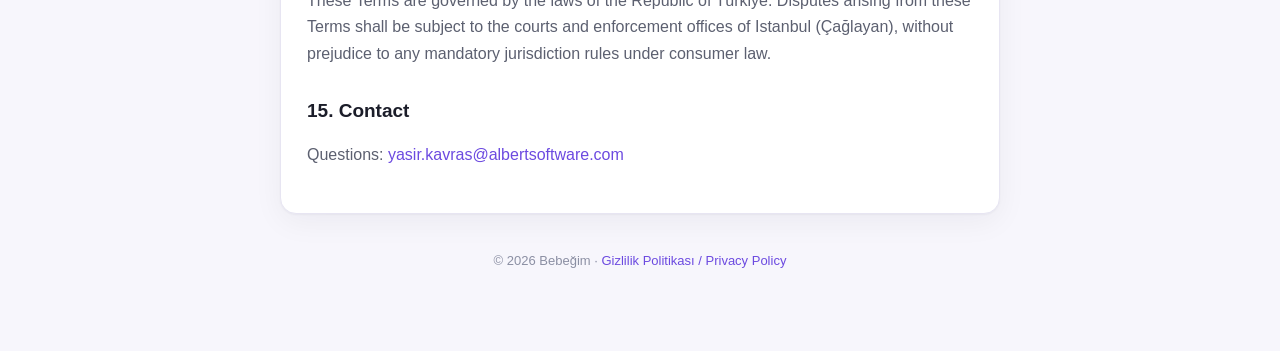
<file: terms.html>
<!doctype html>
<html lang="tr">
<head>
  <meta charset="utf-8" />
  <meta name="viewport" content="width=device-width, initial-scale=1" />
  <title>Bebeğim · Kullanım Koşulları / Terms of Use</title>
  <link rel="stylesheet" href="styles.css" />
</head>
<body>
  <div class="wrap">
    <header class="site">
      <div class="logo">🍼</div>
      <div class="brand">Bebeğim</div>
    </header>

    <div class="langnav">
      <a href="#tr" class="active">Türkçe</a>
      <a href="#en">English</a>
    </div>
    <div class="nav">
      <a href="privacy.html">Gizlilik Politikası</a>
      <a href="terms.html">Kullanım Koşulları</a>
      <a href="delete-account.html">Hesap Silme</a>
    </div>

    <!-- ==================== TÜRKÇE ==================== -->
    <section id="tr" class="card">
      <h1>Kullanım Koşulları</h1>
      <p class="effective">Yürürlük tarihi: 23 Ekim 2026</p>

      <h2>1. Koşulların kabulü ve işletmeci</h2>
      <p>Bebeğim bebek takip uygulaması ("Uygulama"), <strong>Albert Medya Yazılım ve Dijital Yayıncılık Hizmetleri A.Ş.</strong> ("Albert Yazılım", "biz" veya "bize") tarafından işletilir.</p>
      <p><strong>Uygulamaya kayıt olarak, giriş yaparak veya Uygulamayı kullanarak; bu Kullanım Koşulları'nı ve <a href="privacy.html">Gizlilik Politikası</a>'nı okuduğunuzu, anladığınızı ve bunlarla bağlı kalmayı kabul ettiğinizi beyan edersiniz.</strong> Koşulları kabul etmiyorsanız kayıt olmayın, giriş yapmayın ve Uygulamayı kullanmayın.</p>

      <h2>2. Yaş şartı</h2>
      <div class="callout">
        <p><strong>Uygulamayı kullanabilmek için en az 13 yaşında olmanız gerekir.</strong> 13 yaşından küçükseniz Uygulamayı kullanmayın ve hesap oluşturmayın. 13–18 yaş arasındaysanız Uygulamayı yalnızca ebeveyn veya yasal vasi onayıyla kullanabilirsiniz.</p>
      </div>

      <h2>3. Hizmetin tanımı</h2>
      <p>Uygulama; beslenme, uyku, bez değişimi, büyüme ve sağlık gibi bebek bakım kayıtlarını tutmanızı, hatırlatıcılar kurmanızı ve özet raporlar görüntülemenizi sağlar. Hizmet olduğu gibi sunulur ve zaman zaman güncellenebilir.</p>

      <h2>4. Tıbbi sorumluluk reddi</h2>
      <div class="callout">
        <p><strong>Uygulama tıbbi tavsiye, teşhis veya tedavi sağlamaz.</strong> İçerik yalnızca bilgilendirme ve kişisel kayıt amaçlıdır. Çocuğunuzun sağlığıyla ilgili kararlar için mutlaka bir sağlık uzmanına danışın. Acil durumlarda derhal tıbbi yardım alın.</p>
      </div>

      <h2>5. Hesabınız</h2>
      <p>Uygulamaya Google veya Apple ile giriş yaparak erişirsiniz. Hesabınızın güvenliğinden ve hesabınız altında gerçekleşen etkinliklerden siz sorumlusunuz. Girdiğiniz bilgilerin doğru olması sizin sorumluluğunuzdadır.</p>

      <h2>6. Kabul edilebilir kullanım</h2>
      <p>Uygulamayı yalnızca yasal amaçlarla ve bu Koşullar'a uygun şekilde kullanmayı kabul edersiniz. Uygulamayı tersine mühendislik yapmamayı, kötüye kullanmamayı, hizmeti aksatmamayı ve başkalarının haklarını ihlal etmemeyi taahhüt edersiniz.</p>

      <h2>7. Verileriniz</h2>
      <p>Girdiğiniz kayıtlar size aittir. Verilerin nasıl işlendiği <a href="privacy.html">Gizlilik Politikası</a>'nda açıklanmıştır. Ayarlar bölümündeki "Hesabımı sil" seçeneğiyle hesabınızı ve tüm verilerinizi istediğiniz zaman kalıcı olarak silebilirsiniz.</p>

      <h2>8. Veri kaybı, yedekleme ve kullanılabilirlik</h2>
      <div class="callout">
        <p><strong>Albert Yazılım, verilerinizin her zaman kullanılabilir, doğru, eksiksiz veya kurtarılabilir olacağını garanti etmez.</strong> Teknik arıza, senkronizasyon hatası, cihaz veya işletim sistemi sorunları, uygulama güncellemeleri, üçüncü taraf hizmet kesintileri, hatalı kullanım ya da hesap/veri silme işlemleri nedeniyle verilerinizde kayıp, bozulma veya erişilemezlik yaşanabilir.</p>
        <p><strong>Verilerinizin düzenli olarak kendi kopyasını almak (örneğin uygulamadaki PDF dışa aktarma özelliğiyle) sizin sorumluluğunuzdadır.</strong> "Hesabımı sil" işlemi <strong>geri alınamaz</strong>; silinen veriler kurtarılamaz. Yürürlükteki yasaların izin verdiği azami ölçüde, Albert Yazılım herhangi bir veri kaybı, bozulması, silinmesi veya erişilememesinden sorumlu tutulamaz.</p>
      </div>

      <h2>9. Premium, ödemeler ve hizmetin sona ermesi</h2>
      <p>Uygulamanın bazı özellikleri ücretli "Premium" kapsamında sunulur. Premium şu anda Aile özelliğini kapsar: eşinizi ve bakıcıları davet ederek aynı bebeği birlikte takip etmek. Raporlar ve PDF rapor dışa aktarma tüm kullanıcılara ücretsizdir. Ödemeler Apple App Store veya Google Play üzerinden alınır ve ilgili mağazanın koşullarına tabidir; ödeme bilgilerinize erişmeyiz.</p>
      <div class="callout">
        <p><strong>Ömür Boyu Premium tek seferlik bir ödemedir; abonelik değildir ve otomatik yenilenmez. "Ömür boyu" ifadesi, Premium'un Uygulama ve ilgili hizmet sunulduğu sürece geçerli olacağı anlamına gelir.</strong> Sizin veya cihazınızın ömrünü ya da hizmetin belirli bir süre boyunca kesintisiz sunulacağını ifade etmez.</p>
      </div>
      <ul>
        <li><strong>Abonelikler:</strong> Uygulamada abonelik seçenekleri sunulduğu durumlarda abonelik, dönem bitiminden en az 24 saat önce mağaza hesap ayarlarınızdan iptal edilmedikçe otomatik olarak yenilenir.</li>
        <li><strong>Geri yükleme:</strong> Premium, Uygulama içindeki hesabınıza değil App Store veya Google Play hesabınıza bağlıdır. Aynı mağaza hesabını kullandığınız cihazlarda "Satın alımları geri yükle" seçeneğiyle geri yüklenebilir.</li>
        <li><strong>İade ve cayma hakkı:</strong> Satın alma, onayınızla anında ifa edilen dijital içerik niteliğindedir; bu nedenle yürürlükteki mevzuat kapsamında cayma hakkı bulunmayabilir. İade talepleri Apple veya Google'ın iade politikalarına tabidir ve ilgili mağaza üzerinden yapılır.</li>
        <li><strong>Aile:</strong> Davet kodunu Premium sahibi kullanıcı oluşturur; davete katılanlar ücretsiz katılır. Bir aile, davet eden dahil en fazla beş (5) kişiden oluşur. Katılan kişiler davet edenin bebeklerine ait kayıtları yalnızca görüntüleyebilir; kayıt ekleyemez, düzenleyemez veya silemez. Kaydı kimin eklediği aile üyelerine görünür. Premium sona ererse mevcut üyeler ailede kalır, yalnızca yeni davet oluşturulamaz. Bir üye hesabını silerse eklediği kayıtlar silinmez, bebeğin sahibine devredilir. Davet kodunu yalnızca güvendiğiniz kişilerle paylaşmak sizin sorumluluğunuzdadır.</li>
        <li><strong>Özelliklerde değişiklik:</strong> Premium kapsamındaki özellikleri geliştirebilir veya değiştirebiliriz. Daha önce Premium ile sunulan PDF rapor dışa aktarma artık tüm kullanıcılara ücretsizdir ve hizmet sürdüğü müddetçe mevcut Premium kullanıcılarından kaldırılmaz.</li>
        <li><strong>Hizmetin sona ermesi:</strong> Uygulamayı veya hizmeti sona erdirmeye karar vermemiz hâlinde bunu en az otuz (30) gün önceden Uygulama üzerinden duyururuz ve bu süre içinde verilerinizi (örneğin PDF olarak) dışa aktarmanıza imkân tanırız. Hizmetin sona ermesiyle Premium dahil tüm özelliklere erişim sona erer; yürürlükteki mevzuatın zorunlu kıldığı hâller dışında bu durum ayrıca bir iade yükümlülüğü doğurmaz.</li>
      </ul>
      <p>Bu madde, yasa gereği hariç tutulamayan tüketici haklarınızı etkilemez.</p>

      <h2>10. Fesih</h2>
      <p>Hesabınızı istediğiniz zaman silerek Uygulamayı kullanmayı bırakabilirsiniz. Bu Koşullar'ı ihlal etmeniz hâlinde erişiminizi askıya alabilir veya sonlandırabiliriz.</p>

      <h2>11. Garanti reddi ve sorumluluğun sınırlandırılması</h2>
      <p>Uygulama "olduğu gibi" ve "mevcut olduğu şekilde" sunulur; açık veya zımni (ticari elverişlilik, belirli bir amaca uygunluk, kesintisizlik, hatasızlık veya doğruluk dahil) hiçbir garanti verilmez.</p>
      <p>Yürürlükteki yasaların izin verdiği azami ölçüde; Albert Yazılım, yöneticileri, çalışanları ve iş ortakları, Uygulamanın kullanımından veya kullanılamamasından, veri kaybı, bozulması veya silinmesinden ya da hizmet kesintilerinden doğan hiçbir dolaylı, arızi, özel, cezai veya sonuç niteliğindeki zarardan sorumlu değildir. Her hâlükârda, Albert Yazılım'ın bu Koşullar veya Uygulama ile ilgili toplam sorumluluğu, ilgili talebin doğduğu tarihten önceki on iki (12) ay içinde Uygulama için bize fiilen ödediğiniz tutarla (hiç ödeme yapmadıysanız sıfır ile) sınırlıdır.</p>
      <p>Bazı yargı bölgeleri belirli garantilerin reddine veya sorumluluğun sınırlandırılmasına izin vermeyebilir; bu durumda yukarıdaki sınırlamalar sizin için yasaların izin verdiği azami ölçüde uygulanır. Bu madde, yasa gereği hariç tutulamayan tüketici haklarınızı ve kişisel verilerin korunmasına ilişkin mevzuattan doğan haklarınızı etkilemez.</p>

      <h2>12. Tazminat</h2>
      <p>Uygulamayı bu Koşullar'a veya yürürlükteki mevzuata aykırı kullanmanızdan doğan her türlü talep, zarar ve masrafa karşı Albert Yazılım'ı tazmin etmeyi ve zarar görmemesini sağlamayı kabul edersiniz.</p>

      <h2>13. Koşullardaki değişiklikler</h2>
      <p>Bu Koşullar'ı zaman zaman güncelleyebiliriz. Önemli değişiklikleri Uygulama üzerinden bildiririz; güncel sürümü her zaman bu sayfada bulabilirsiniz. Değişiklikten sonra Uygulamayı kullanmaya devam etmeniz, güncel Koşullar'ı kabul ettiğiniz anlamına gelir.</p>

      <h2>14. Geçerli hukuk ve yetki</h2>
      <p>Bu Koşullar, Türkiye Cumhuriyeti kanunlarına tabidir. Bu Koşullar'dan doğan uyuşmazlıklarda İstanbul (Çağlayan) Mahkemeleri ve İcra Daireleri yetkilidir; tüketici mevzuatından doğan zorunlu yetki kuralları saklıdır.</p>

      <h2>15. İletişim</h2>
      <p>Sorularınız için: <a href="mailto:yasir.kavras@albertsoftware.com">yasir.kavras@albertsoftware.com</a></p>
    </section>

    <hr class="divider" />

    <!-- ==================== ENGLISH ==================== -->
    <section id="en" class="card">
      <h1>Terms of Use</h1>
      <p class="effective">Effective date: October 23, 2026</p>

      <h2>1. Acceptance of terms and operator</h2>
      <p>The Bebeğim baby tracking app (the "App") is operated by <strong>Albert Medya Yazılım ve Dijital Yayıncılık Hizmetleri A.Ş.</strong> ("Albert Yazılım", "we", or "us").</p>
      <p><strong>By registering, signing in, or otherwise using the App, you acknowledge that you have read, understood, and agree to be bound by these Terms of Use and the <a href="privacy.html">Privacy Policy</a>.</strong> If you do not agree, do not register, sign in, or use the App.</p>

      <h2>2. Age requirement</h2>
      <div class="callout">
        <p><strong>You must be at least 13 years old to use the App.</strong> If you are under 13, do not use the App or create an account. If you are between 13 and 18, you may use the App only with the consent of a parent or legal guardian.</p>
      </div>

      <h2>3. Description of the service</h2>
      <p>The App lets you log baby-care records such as feeding, sleep, diaper changes, growth and health, set reminders, and view summary reports. The service is provided as is and may be updated from time to time.</p>

      <h2>4. Medical disclaimer</h2>
      <div class="callout">
        <p><strong>The App does not provide medical advice, diagnosis, or treatment.</strong> Content is for informational and personal record-keeping purposes only. Always consult a healthcare professional for decisions about your child's health. In an emergency, seek medical help immediately.</p>
      </div>

      <h2>5. Your account</h2>
      <p>You access the App by signing in with Google or Apple. You are responsible for the security of your account and for activity that occurs under it. You are responsible for the accuracy of the information you enter.</p>

      <h2>6. Acceptable use</h2>
      <p>You agree to use the App only for lawful purposes and in accordance with these Terms. You agree not to reverse-engineer, misuse, disrupt the service, or infringe the rights of others.</p>

      <h2>7. Your data</h2>
      <p>The records you enter belong to you. How data is processed is described in the <a href="privacy.html">Privacy Policy</a>. Using the "Delete my account" option in Settings, you can permanently delete your account and all your data at any time.</p>

      <h2>8. Data loss, backups and availability</h2>
      <div class="callout">
        <p><strong>Albert Yazılım does not guarantee that your data will always be available, accurate, complete, or recoverable.</strong> Loss, corruption, or unavailability of data may occur due to technical failures, synchronization errors, device or operating-system issues, app updates, third-party service outages, misuse, or account/data deletion.</p>
        <p><strong>You are responsible for keeping your own copies of your data on a regular basis (for example, using the PDF export feature in the app).</strong> The "Delete my account" action is <strong>irreversible</strong>, and deleted data cannot be recovered. To the maximum extent permitted by applicable law, Albert Yazılım shall not be liable for any loss, corruption, deletion, or inaccessibility of data.</p>
      </div>

      <h2>9. Premium, payments and discontinuation of the service</h2>
      <p>Some features of the App are offered as paid "Premium" features. Premium currently covers the Family feature: inviting your partner and caregivers to track the same baby together. Reports and PDF report export are free for all users. Payments are processed by the Apple App Store or Google Play and are subject to the terms of the respective store; we do not have access to your payment details.</p>
      <div class="callout">
        <p><strong>Lifetime Premium is a one-time payment; it is not a subscription and does not renew. "Lifetime" means Premium remains valid for as long as the App and the related service are offered.</strong> It does not refer to your lifetime or your device's lifetime, and it is not a guarantee that the service will be provided uninterrupted for any particular period.</p>
      </div>
      <ul>
        <li><strong>Subscriptions:</strong> Where subscription options are offered in the App, a subscription renews automatically unless cancelled in your store account settings at least 24 hours before the end of the current period.</li>
        <li><strong>Restoring purchases:</strong> Premium is tied to your App Store or Google Play account, not to your in-app account. It can be restored on devices that use the same store account via "Restore purchases".</li>
        <li><strong>Refunds and right of withdrawal:</strong> Purchases are digital content supplied immediately with your consent; therefore a right of withdrawal may not apply under applicable law. Refund requests are subject to Apple's or Google's refund policies and are made through the respective store.</li>
        <li><strong>Family:</strong> Invite codes are created by a user with Premium; people who join do so free of charge. A family has at most five (5) people including the inviter. Members who join can only view the records for the inviter's babies; they cannot add, edit or delete records. Family members can see who added each record. If Premium ends, existing members stay in the family; only new invites cannot be created. If a member deletes their account, the records they added are not deleted but are transferred to the baby's owner. You are responsible for sharing invite codes only with people you trust.</li>
        <li><strong>Changes to features:</strong> We may improve or change Premium features. PDF report export, previously offered with Premium, is now free for all users and will not be removed from existing Premium users as long as the service continues.</li>
        <li><strong>Discontinuation of the service:</strong> If we decide to discontinue the App or the service, we will announce it in the App at least thirty (30) days in advance and allow you to export your data (for example as PDF) during that period. When the service ends, access to all features including Premium ends; except where required by mandatory law, this does not create any additional refund obligation.</li>
      </ul>
      <p>This section does not affect your consumer rights that cannot be excluded by law.</p>

      <h2>10. Termination</h2>
      <p>You may stop using the App at any time by deleting your account. We may suspend or terminate your access if you violate these Terms.</p>

      <h2>11. Disclaimer of warranties and limitation of liability</h2>
      <p>The App is provided "as is" and "as available", without warranties of any kind, whether express or implied (including merchantability, fitness for a particular purpose, uninterrupted operation, error-free performance, or accuracy).</p>
      <p>To the maximum extent permitted by applicable law, Albert Yazılım, its directors, employees, and partners shall not be liable for any indirect, incidental, special, punitive, or consequential damages, or for any loss, corruption, or deletion of data or service interruptions, arising from your use of or inability to use the App. In any event, Albert Yazılım's total aggregate liability relating to these Terms or the App shall not exceed the amount you actually paid us for the App in the twelve (12) months preceding the event giving rise to the claim (or zero if you paid nothing).</p>
      <p>Some jurisdictions do not allow the exclusion of certain warranties or the limitation of liability; in such cases the above limitations apply to the fullest extent permitted by law. Nothing in this section limits your statutory consumer rights or your rights under applicable data-protection law that cannot be excluded by law.</p>

      <h2>12. Indemnity</h2>
      <p>You agree to indemnify and hold Albert Yazılım harmless from any claims, damages, and costs arising from your use of the App in breach of these Terms or applicable law.</p>

      <h2>13. Changes to these terms</h2>
      <p>We may update these Terms from time to time. We will notify you of significant changes through the App; the current version is always available on this page. Continuing to use the App after a change means you accept the updated Terms.</p>

      <h2>14. Governing law and jurisdiction</h2>
      <p>These Terms are governed by the laws of the Republic of Türkiye. Disputes arising from these Terms shall be subject to the courts and enforcement offices of Istanbul (Çağlayan), without prejudice to any mandatory jurisdiction rules under consumer law.</p>

      <h2>15. Contact</h2>
      <p>Questions: <a href="mailto:yasir.kavras@albertsoftware.com">yasir.kavras@albertsoftware.com</a></p>
    </section>

    <footer>© 2026 Bebeğim · <a href="privacy.html">Gizlilik Politikası / Privacy Policy</a></footer>
  </div>
</body>
</html>
</file>
<file: styles.css>
:root {
  --bg: #f7f6fc;
  --surface: #ffffff;
  --text: #1b1d29;
  --text-2: #5c6070;
  --muted: #8b8fa3;
  --primary: #6c4ae0;
  --primary-weak: #efeafc;
  --border: #e7e5f2;
  --radius: 16px;
}

* { box-sizing: border-box; }

html { scroll-behavior: smooth; }

body {
  margin: 0;
  background: var(--bg);
  color: var(--text);
  font-family: -apple-system, BlinkMacSystemFont, "Segoe UI", Roboto, Helvetica, Arial, sans-serif;
  line-height: 1.65;
  font-size: 16px;
  -webkit-font-smoothing: antialiased;
}

a { color: var(--primary); text-decoration: none; }
a:hover { text-decoration: underline; }

.wrap {
  max-width: 760px;
  margin: 0 auto;
  padding: 32px 20px 80px;
}

header.site {
  display: flex;
  align-items: center;
  gap: 12px;
  margin-bottom: 8px;
}

.logo {
  width: 42px; height: 42px;
  border-radius: 12px;
  display: grid; place-items: center;
  font-size: 22px;
  background: linear-gradient(135deg, #7c5cff, #b491ff);
}

.brand { font-weight: 700; font-size: 18px; }

.card {
  background: var(--surface);
  border: 1px solid var(--border);
  border-radius: var(--radius);
  padding: 28px 26px;
  margin-top: 20px;
  box-shadow: 0 1px 2px rgba(20,20,40,.04), 0 8px 30px rgba(20,20,40,.05);
}

h1 { font-size: 26px; margin: 8px 0 2px; }
h2 { font-size: 19px; margin: 28px 0 6px; }
h3 { font-size: 16px; margin: 18px 0 4px; }

.effective { color: var(--muted); font-size: 14px; margin-bottom: 4px; }

p, li { color: var(--text-2); }
strong { color: var(--text); }

ul { padding-left: 20px; }
li { margin: 4px 0; }

.langnav {
  display: inline-flex;
  gap: 4px;
  background: var(--primary-weak);
  border-radius: 999px;
  padding: 4px;
  margin: 12px 0 4px;
}
.langnav a {
  padding: 6px 16px;
  border-radius: 999px;
  font-size: 14px;
  font-weight: 600;
  text-decoration: none;
}
.langnav a.active { background: var(--primary); color: #fff; }

.nav {
  display: flex;
  gap: 18px;
  margin-top: 10px;
  font-size: 14px;
  font-weight: 600;
}

.divider {
  height: 1px;
  background: var(--border);
  margin: 40px 0;
  border: 0;
}

.callout {
  background: var(--primary-weak);
  border: 1px solid #d9cffb;
  border-radius: 12px;
  padding: 14px 16px;
  margin: 16px 0;
}
.callout p { color: var(--text); margin: 0; }

footer {
  color: var(--muted);
  font-size: 13px;
  text-align: center;
  margin-top: 36px;
}

@media (prefers-color-scheme: dark) {
  :root {
    --bg: #14121f;
    --surface: #1c1930;
    --text: #edecf5;
    --text-2: #b7b8c9;
    --muted: #8a8ca0;
    --border: #2a2740;
    --primary-weak: #241d43;
  }
  .callout { border-color: #3a3160; }
}
</file>
<file: assets/download.css>
/* Store landing pages (/download, /indir). Ink + lemon brand; light palette follows the OS. */
:root {
  --lemon: #FFD23F; --ink: #16181D;
  --bg: #16181D; --surface: #1F2229; --btn2: #1F2229; --text: #F5F2EA; --muted: #A9ADB6;
  --line: #2E323B; --accent-text: #FFD23F; --halo: rgba(255,210,63,.10); --glow: rgba(255,210,63,.08);
}
@media (prefers-color-scheme: light) {
  :root {
    --bg: #FBF8F0; --surface: #FFFFFF; --btn2: #FFFFFF; --text: #16181D; --muted: #555A64;
    --line: #E8E2D3; --accent-text: #16181D; --halo: rgba(255,210,63,.35); --glow: rgba(255,210,63,.22);
  }
}
* { box-sizing: border-box; }
body {
  margin: 0; min-height: 100vh; background: var(--bg); color: var(--text);
  font-family: 'Red Hat Display', system-ui, -apple-system, sans-serif; overflow-x: hidden;
}
a { color: inherit; }
a:hover { opacity: .92; }
.bg { position: fixed; inset: 0; pointer-events: none; overflow: hidden; }
.bg::before, .bg::after { content: ""; position: absolute; border-radius: 50%; }
.bg::before { right: -220px; top: -160px; width: 860px; height: 860px; border: 56px solid var(--halo); }
.bg::after { right: 40px; top: 110px; width: 560px; height: 560px; background: var(--glow); }

.wrap { position: relative; max-width: 1240px; margin: 0 auto; padding: 32px 40px 48px; display: flex; flex-direction: column; gap: 56px; }
.top { display: flex; align-items: center; justify-content: space-between; gap: 16px; flex-wrap: wrap; }
.brand { display: flex; align-items: center; gap: 12px; font-size: 20px; font-weight: 700; letter-spacing: -.01em; }
.brand img { width: 44px; height: 44px; border-radius: 12px; display: block; }
.pill { font-size: 14px; font-weight: 600; color: var(--muted); padding: 8px 14px; border-radius: 999px; border: 1px solid var(--line); }

.hero { display: flex; flex-wrap: wrap; align-items: center; gap: 48px; }
.copy { flex: 1 1 460px; min-width: 0; display: flex; flex-direction: column; gap: 28px; }
h1 { margin: 0; font-size: 64px; line-height: 1.02; font-weight: 800; letter-spacing: -.03em; }
h1 span { color: var(--accent-text); }
.lead { margin: 0; font-size: 20px; line-height: 1.5; color: var(--muted); max-width: 480px; }

.stores { display: flex; flex-wrap: wrap; gap: 12px; }
.store { display: flex; align-items: center; gap: 12px; min-height: 60px; padding: 0 24px 0 18px; border-radius: 16px; text-decoration: none; }
.store svg { flex: none; }
.store .t { display: flex; flex-direction: column; line-height: 1.1; }
.store small { font-size: 12px; font-weight: 600; }
.store b { font-size: 20px; font-weight: 800; }
.store.ios { background: var(--lemon); color: var(--ink); }
.store.play { background: var(--btn2); color: var(--text); border: 1px solid var(--line); }
.store.play small { color: var(--muted); }

.qr { display: flex; align-items: center; gap: 16px; padding: 14px; border-radius: 20px; background: var(--surface); border: 1px solid var(--line); max-width: 420px; }
.qr img { width: 96px; height: 96px; flex: none; border-radius: 12px; background: #fff; padding: 6px; image-rendering: pixelated; }
.qr .t { display: flex; flex-direction: column; gap: 4px; }
.qr b { font-size: 16px; }
.qr span { font-size: 15px; line-height: 1.4; color: var(--muted); }

.phones { flex: 1 1 520px; min-width: 0; display: flex; justify-content: center; align-items: flex-end; min-height: 640px; }
.phone { border-radius: 46px; padding: 10px; background: #0B0C0F; position: relative; }
.phone img { width: 100%; display: block; border-radius: 36px; }
.phone.back { width: 270px; box-shadow: 0 30px 80px rgba(0,0,0,.35); transform: rotate(-6deg) translate(40px, 24px); }
.phone.front { width: 290px; box-shadow: 0 40px 100px rgba(0,0,0,.45); z-index: 1; transform: translateY(-20px); }

.features { display: grid; grid-template-columns: repeat(3, minmax(0, 1fr)); gap: 16px; }
.feature { display: flex; gap: 14px; align-items: flex-start; padding: 20px; border-radius: 20px; background: var(--surface); border: 1px solid var(--line); }
.feature .ic { width: 44px; height: 44px; flex: none; border-radius: 12px; background: var(--lemon); color: var(--ink); display: flex; align-items: center; justify-content: center; }
.feature .t { display: flex; flex-direction: column; gap: 4px; }
.feature b { font-size: 17px; }
.feature span:not(.ic) { font-size: 15px; line-height: 1.4; color: var(--muted); }

footer { display: flex; flex-wrap: wrap; justify-content: space-between; gap: 12px; font-size: 14px; color: var(--muted); }
footer nav { display: flex; gap: 20px; }

@media (max-width: 860px) {
  .wrap { padding: 20px 20px 32px; gap: 28px; }
  .pill, .qr, .phone.back { display: none; }
  .brand { font-size: 17px; } .brand img { width: 36px; height: 36px; border-radius: 10px; }
  .hero { flex-direction: column-reverse; gap: 24px; }
  .copy { flex: none; gap: 16px; width: 100%; }
  h1 { font-size: 32px; line-height: 1.1; letter-spacing: -.02em; }
  h1 br { display: none; }
  .lead { font-size: 16px; }
  .stores { flex-direction: column; }
  .store { justify-content: center; min-height: 56px; }
  .phones { flex: none; min-height: 0; width: 100%; }
  .phone.front { width: 240px; max-height: 360px; overflow: hidden; transform: none; border-radius: 40px; padding: 9px; }
  .phone.front img { border-radius: 31px; }
  .features { grid-template-columns: 1fr; }
}
</file>
